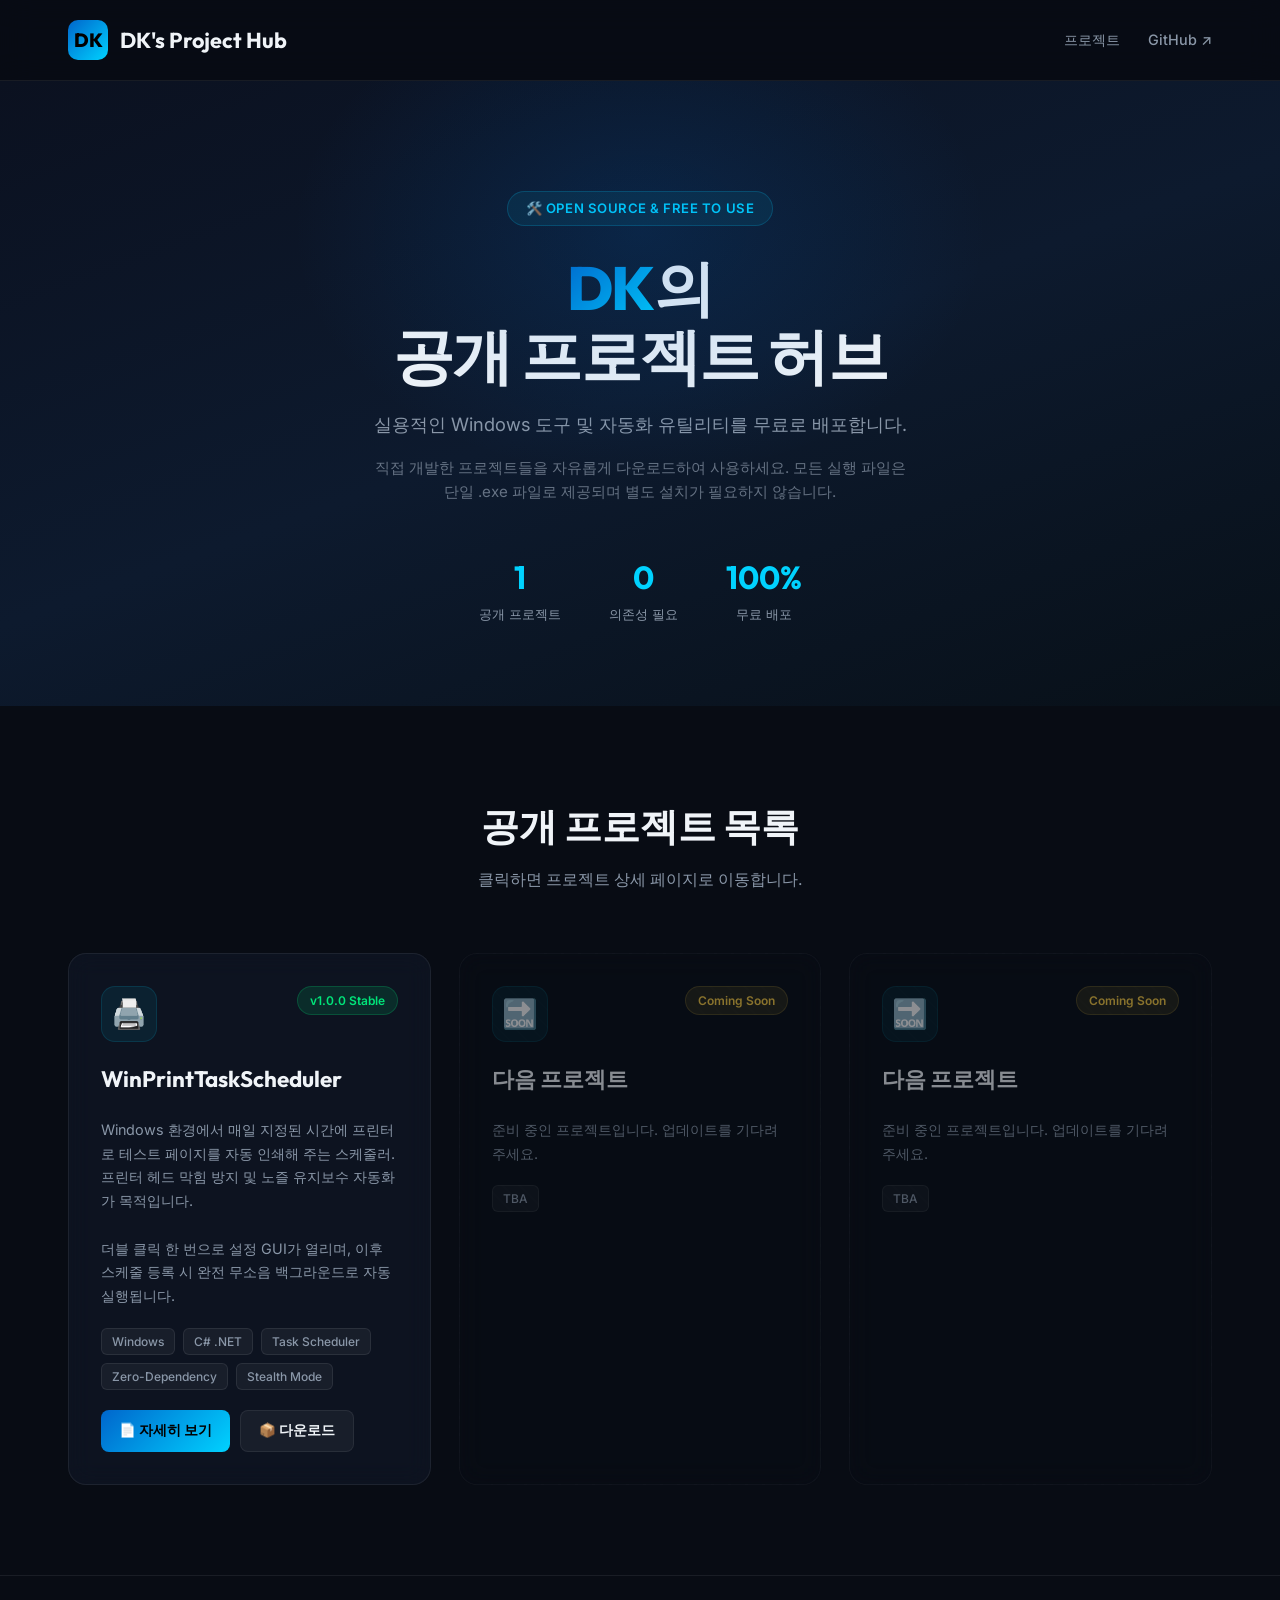
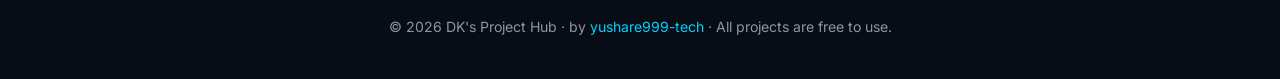
<file: index.html>
<!DOCTYPE html>
<html lang="ko">
<head>
  <meta charset="UTF-8">
  <meta name="viewport" content="width=device-width, initial-scale=1.0">
  <title>DK's Project Hub — 공개 프로젝트 모음</title>
  <meta name="description" content="DK(yushare999-tech)의 공개 프로젝트 포털. 각종 Windows 도구, 자동화 유틸리티 등 무료 배포 프로그램을 한곳에서 확인하고 다운로드하세요.">
  <link rel="stylesheet" href="style.css">
</head>
<body>

  <!-- Navigation -->
  <header>
    <div class="container nav-flex">
      <a href="#" class="logo">
        <div class="logo-mark">DK</div>
        DK's Project Hub
      </a>
      <div class="nav-links">
        <a href="#projects">프로젝트</a>
        <a href="https://github.com/yushare999-tech" target="_blank">GitHub ↗</a>
      </div>
    </div>
  </header>

  <!-- Hero -->
  <section class="hero">
    <div class="container">
      <div class="hero-eyebrow">🛠️ Open Source &amp; Free to Use</div>
      <h1>
        <span class="gradient-text">DK</span>의<br>
        공개 프로젝트 허브
      </h1>
      <p class="hero-sub">실용적인 Windows 도구 및 자동화 유틸리티를 무료로 배포합니다.</p>
      <p class="hero-desc">직접 개발한 프로젝트들을 자유롭게 다운로드하여 사용하세요. 모든 실행 파일은 단일 .exe 파일로 제공되며 별도 설치가 필요하지 않습니다.</p>

      <div class="hero-stats">
        <div class="stat-item">
          <div class="stat-num">1</div>
          <div class="stat-label">공개 프로젝트</div>
        </div>
        <div class="stat-item">
          <div class="stat-num">0</div>
          <div class="stat-label">의존성 필요</div>
        </div>
        <div class="stat-item">
          <div class="stat-num">100%</div>
          <div class="stat-label">무료 배포</div>
        </div>
      </div>
    </div>
  </section>

  <!-- Projects -->
  <section class="projects" id="projects">
    <div class="container">
      <div class="section-header">
        <h2>공개 프로젝트 목록</h2>
        <p>클릭하면 프로젝트 상세 페이지로 이동합니다.</p>
      </div>

      <div class="projects-grid">

        <!-- WinPrintTaskScheduler -->
        <a href="wintaskscheduler/" class="project-card" id="project-wintask">
          <div class="card-top">
            <div class="project-icon">🖨️</div>
            <span class="project-badge badge-stable">v1.0.0 Stable</span>
          </div>
          <div class="project-title">WinPrintTaskScheduler</div>
          <p class="project-desc">
            Windows 환경에서 매일 지정된 시간에 프린터로 테스트 페이지를 자동 인쇄해 주는 스케줄러. 프린터 헤드 막힘 방지 및 노즐 유지보수 자동화가 목적입니다.<br><br>
            더블 클릭 한 번으로 설정 GUI가 열리며, 이후 스케줄 등록 시 완전 무소음 백그라운드로 자동 실행됩니다.
          </p>
          <div class="project-tags">
            <span class="tag">Windows</span>
            <span class="tag">C# .NET</span>
            <span class="tag">Task Scheduler</span>
            <span class="tag">Zero-Dependency</span>
            <span class="tag">Stealth Mode</span>
          </div>
          <div class="project-links">
            <span class="btn-link btn-link-primary">📄 자세히 보기</span>
            <span class="btn-link btn-link-ghost">📦 다운로드</span>
          </div>
        </a>

        <!-- Coming Soon 1 -->
        <div class="project-card card-coming-soon">
          <div class="card-top">
            <div class="project-icon">🔜</div>
            <span class="project-badge badge-beta">Coming Soon</span>
          </div>
          <div class="project-title">다음 프로젝트</div>
          <p class="project-desc">준비 중인 프로젝트입니다. 업데이트를 기다려 주세요.</p>
          <div class="project-tags">
            <span class="tag">TBA</span>
          </div>
        </div>

        <!-- Coming Soon 2 -->
        <div class="project-card card-coming-soon">
          <div class="card-top">
            <div class="project-icon">🔜</div>
            <span class="project-badge badge-beta">Coming Soon</span>
          </div>
          <div class="project-title">다음 프로젝트</div>
          <p class="project-desc">준비 중인 프로젝트입니다. 업데이트를 기다려 주세요.</p>
          <div class="project-tags">
            <span class="tag">TBA</span>
          </div>
        </div>

      </div>
    </div>
  </section>

  <!-- Footer -->
  <footer>
    <div class="container">
      <p>© 2026 DK's Project Hub · by <a href="https://github.com/yushare999-tech" target="_blank">yushare999-tech</a> · All projects are free to use.</p>
    </div>
  </footer>

</body>
</html>
</file>
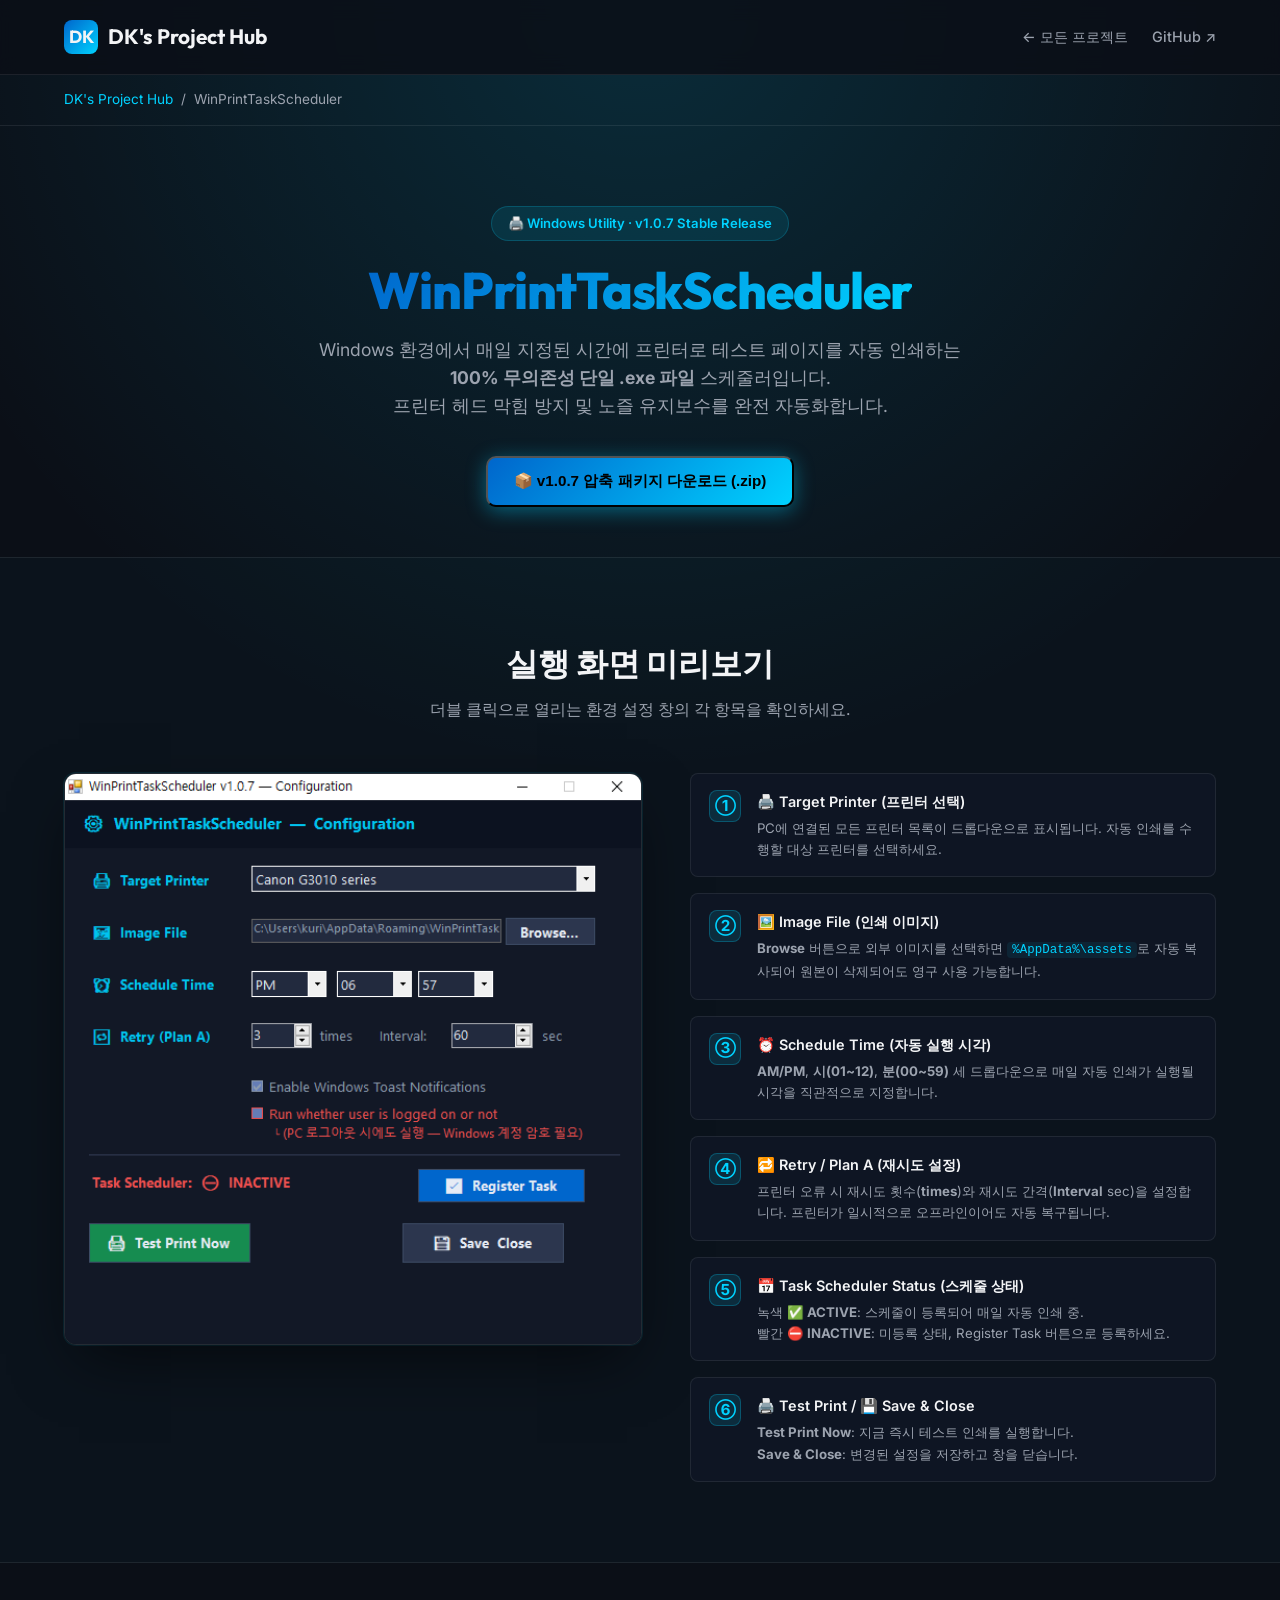
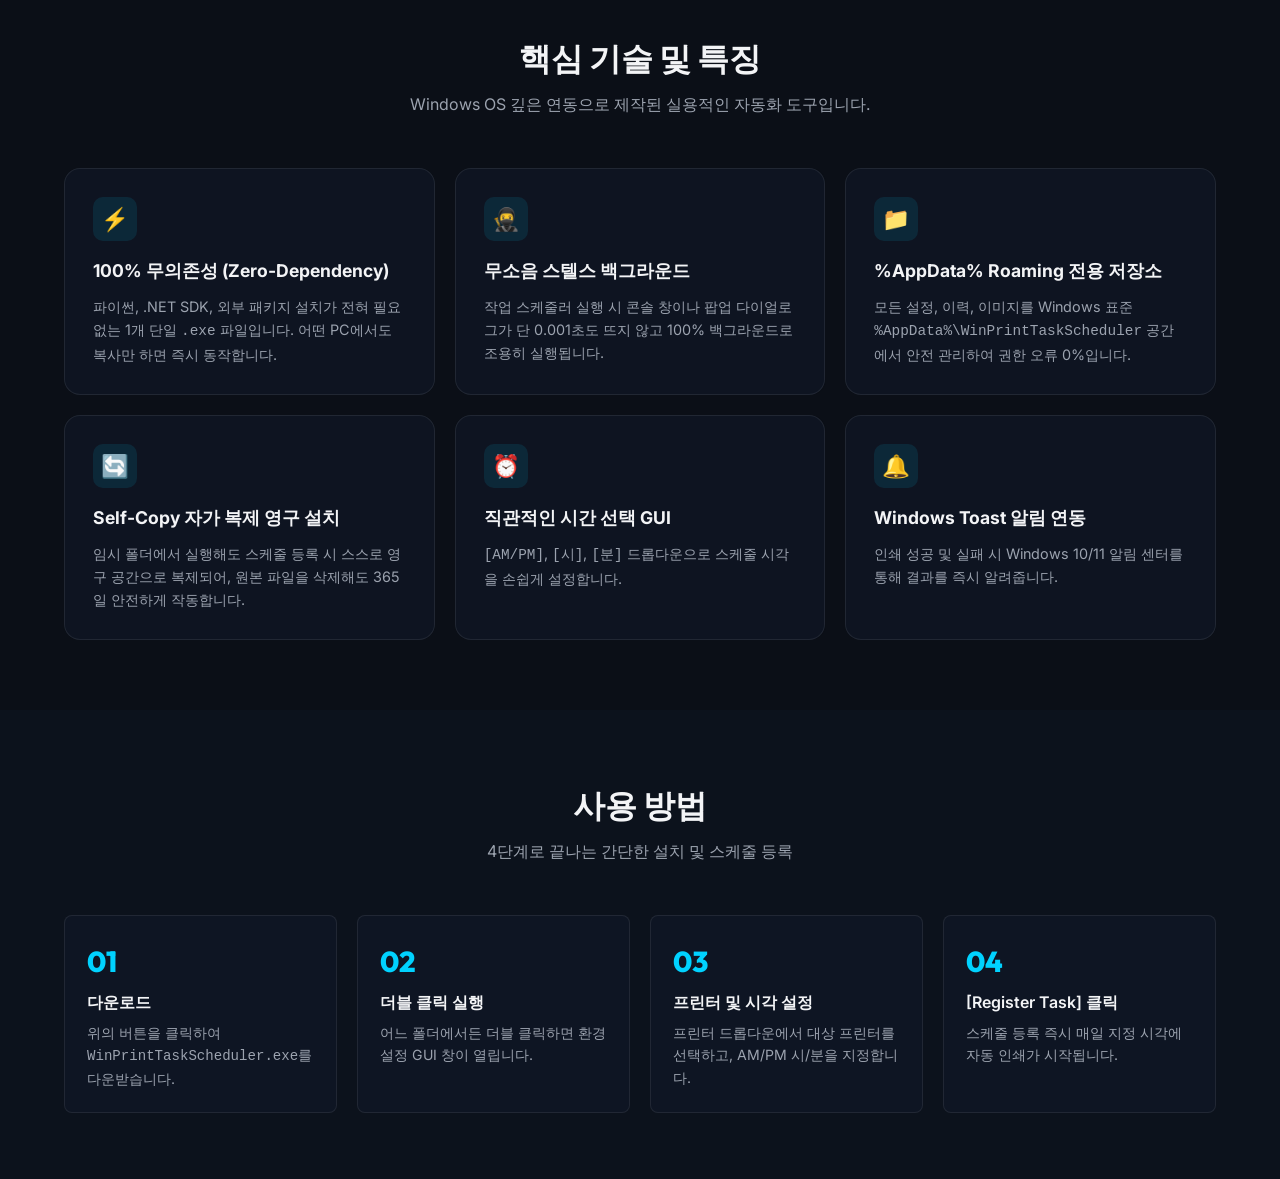
<file: wintaskscheduler/index.html>
﻿<!DOCTYPE html>
<html lang="ko">

<head>
  <meta charset="UTF-8">
  <meta name="viewport" content="width=device-width, initial-scale=1.0">
  <title>WinPrintTaskScheduler — DK's Project Hub</title>
  <meta name="description" content="Windows 자동 프린터 헤드 유지보수 스케줄러. 100% 무의존성 단일 .exe 파일. 무소음 스텔스 백그라운드 인쇄.">
  <link rel="stylesheet" href="style.css">
</head>

<body>

  <!-- Navigation -->
  <header>
    <div class="container nav-flex">
      <a href="../" class="logo">
        <div class="logo-icon">DK</div>
        DK's Project Hub
      </a>
      <div class="nav-links">
        <a href="../">← 모든 프로젝트</a>
        <a href="https://github.com/yushare999-tech" target="_blank">GitHub ↗</a>
      </div>
    </div>
  </header>

  <!-- Breadcrumb -->
  <div class="breadcrumb">
    <div class="container">
      <a href="../">DK's Project Hub</a> &nbsp;/&nbsp; WinPrintTaskScheduler
    </div>
  </div>

  <!-- Hero -->
  <section class="hero">
    <div class="container">
      <div class="badge">🖨️ Windows Utility · v1.0.7 Stable Release</div>
      <h1>
        <span class="gradient-text">WinPrintTaskScheduler</span>
      </h1>
      <p>
        Windows 환경에서 매일 지정된 시간에 프린터로 테스트 페이지를 자동 인쇄하는<br>
        <strong>100% 무의존성 단일 .exe 파일</strong> 스케줄러입니다.<br>
        프린터 헤드 막힘 방지 및 노즐 유지보수를 완전 자동화합니다.
      </p>
      <div class="cta-group">
        <button class="btn btn-primary" id="btn-download-zip" onclick="openDownloadModal()">
          📦 v1.0.7 압축 패키지 다운로드 (.zip)
        </button>
      </div>
    </div>
  </section>

  <!-- ① UI Preview — FIRST SECTION after hero -->
  <section class="ui-preview" id="preview">
    <div class="container">
      <div class="section-title">
        <h2>실행 화면 미리보기</h2>
        <p>더블 클릭으로 열리는 환경 설정 창의 각 항목을 확인하세요.</p>
      </div>

      <div class="preview-wrapper">
        <!-- Screenshot -->
        <div class="screenshot-box">
          <img src="images/config_ui.png" alt="WinPrintTaskScheduler 설정 화면" class="screenshot-img">
        </div>

        <!-- Callout List -->
        <div class="callout-list">
          <div class="callout-item">
            <div class="callout-num">①</div>
            <div class="callout-body">
              <strong>🖨️ Target Printer (프린터 선택)</strong>
              <p>PC에 연결된 모든 프린터 목록이 드롭다운으로 표시됩니다. 자동 인쇄를 수행할 대상 프린터를 선택하세요.</p>
            </div>
          </div>
          <div class="callout-item">
            <div class="callout-num">②</div>
            <div class="callout-body">
              <strong>🖼️ Image File (인쇄 이미지)</strong>
              <p><b>Browse</b> 버튼으로 외부 이미지를 선택하면 <code>%AppData%\assets</code>로 자동 복사되어 원본이 삭제되어도 영구 사용 가능합니다.</p>
            </div>
          </div>
          <div class="callout-item">
            <div class="callout-num">③</div>
            <div class="callout-body">
              <strong>⏰ Schedule Time (자동 실행 시각)</strong>
              <p><b>AM/PM</b>, <b>시(01~12)</b>, <b>분(00~59)</b> 세 드롭다운으로 매일 자동 인쇄가 실행될 시각을 직관적으로 지정합니다.</p>
            </div>
          </div>
          <div class="callout-item">
            <div class="callout-num">④</div>
            <div class="callout-body">
              <strong>🔁 Retry / Plan A (재시도 설정)</strong>
              <p>프린터 오류 시 재시도 횟수(<b>times</b>)와 재시도 간격(<b>Interval</b> sec)을 설정합니다. 프린터가 일시적으로 오프라인이어도 자동 복구됩니다.</p>
            </div>
          </div>
          <div class="callout-item">
            <div class="callout-num">⑤</div>
            <div class="callout-body">
              <strong>📅 Task Scheduler Status (스케줄 상태)</strong>
              <p>녹색 <b>✅ ACTIVE</b>: 스케줄이 등록되어 매일 자동 인쇄 중.<br>빨간 <b>⛔ INACTIVE</b>: 미등록 상태, Register Task 버튼으로 등록하세요.
              </p>
            </div>
          </div>
          <div class="callout-item">
            <div class="callout-num">⑥</div>
            <div class="callout-body">
              <strong>🖨️ Test Print / 💾 Save & Close</strong>
              <p><b>Test Print Now</b>: 지금 즉시 테스트 인쇄를 실행합니다.<br><b>Save & Close</b>: 변경된 설정을 저장하고 창을 닫습니다.</p>
            </div>
          </div>
        </div>
      </div>
    </div>
  </section>

  <!-- ② Features -->
  <section class="features" id="features">
    <div class="container">
      <div class="section-title">
        <h2>핵심 기술 및 특징</h2>
        <p>Windows OS 깊은 연동으로 제작된 실용적인 자동화 도구입니다.</p>
      </div>

      <div class="grid-3">
        <div class="card">
          <div class="card-icon">⚡</div>
          <h3>100% 무의존성 (Zero-Dependency)</h3>
          <p>파이썬, .NET SDK, 외부 패키지 설치가 전혀 필요 없는 1개 단일 <code>.exe</code> 파일입니다. 어떤 PC에서도 복사만 하면 즉시 동작합니다.</p>
        </div>
        <div class="card">
          <div class="card-icon">🥷</div>
          <h3>무소음 스텔스 백그라운드</h3>
          <p>작업 스케줄러 실행 시 콘솔 창이나 팝업 다이얼로그가 단 0.001초도 뜨지 않고 100% 백그라운드로 조용히 실행됩니다.</p>
        </div>
        <div class="card">
          <div class="card-icon">📁</div>
          <h3>%AppData% Roaming 전용 저장소</h3>
          <p>모든 설정, 이력, 이미지를 Windows 표준 <code>%AppData%\WinPrintTaskScheduler</code> 공간에서 안전 관리하여 권한 오류 0%입니다.</p>
        </div>
        <div class="card">
          <div class="card-icon">🔄</div>
          <h3>Self-Copy 자가 복제 영구 설치</h3>
          <p>임시 폴더에서 실행해도 스케줄 등록 시 스스로 영구 공간으로 복제되어, 원본 파일을 삭제해도 365일 안전하게 작동합니다.</p>
        </div>
        <div class="card">
          <div class="card-icon">⏰</div>
          <h3>직관적인 시간 선택 GUI</h3>
          <p><code>[AM/PM]</code>, <code>[시]</code>, <code>[분]</code> 드롭다운으로 스케줄 시각을 손쉽게 설정합니다.</p>
        </div>
        <div class="card">
          <div class="card-icon">🔔</div>
          <h3>Windows Toast 알림 연동</h3>
          <p>인쇄 성공 및 실패 시 Windows 10/11 알림 센터를 통해 결과를 즉시 알려줍니다.</p>
        </div>
      </div>
    </div>
  </section>

  <!-- ③ How to Use -->
  <section class="workflow" id="workflow">
    <div class="container">
      <div class="section-title">
        <h2>사용 방법</h2>
        <p>4단계로 끝나는 간단한 설치 및 스케줄 등록</p>
      </div>
      <div class="step-list">
        <div class="step-item">
          <div class="step-num">01</div>
          <h3>다운로드</h3>
          <p>위의 버튼을 클릭하여 <code>WinPrintTaskScheduler.exe</code>를 다운받습니다.</p>
        </div>
        <div class="step-item">
          <div class="step-num">02</div>
          <h3>더블 클릭 실행</h3>
          <p>어느 폴더에서든 더블 클릭하면 환경 설정 GUI 창이 열립니다.</p>
        </div>
        <div class="step-item">
          <div class="step-num">03</div>
          <h3>프린터 및 시각 설정</h3>
          <p>프린터 드롭다운에서 대상 프린터를 선택하고, AM/PM 시/분을 지정합니다.</p>
        </div>
        <div class="step-item">
          <div class="step-num">04</div>
          <h3>[Register Task] 클릭</h3>
          <p>스케줄 등록 즉시 매일 지정 시각에 자동 인쇄가 시작됩니다.</p>
        </div>
      </div>
    </div>
  </section>

  <!-- Download Modal -->
  <div id="downloadModal" class="modal-overlay">
    <div class="modal-content">
      <div class="modal-header">
        <h3>🛡️ 다운로드 및 설치 안내 (SmartScreen 안내)</h3>
        <button class="modal-close" onclick="closeDownloadModal()">&times;</button>
      </div>
      <div class="modal-body">
        <p class="modal-notice">
          <strong>안내:</strong> 코드 서명 인증서가 없는 독립 실행형 유틸리티 특성상, 인터넷 다운로드 시 Windows 보안(SmartScreen) 경고창이 최초 1회 표시될 수 있습니다. <b>이는 정상적인 보안 동작이며 프로그램은 안전합니다.</b>
        </p>

        <div class="smartscreen-steps">
          <h4>💡 최초 실행 시 SmartScreen 경고 대처 방법 (딱 1번만 클릭)</h4>
          
          <!-- Image preview inside modal -->
          <div class="modal-image-wrapper">
            <img src="images/MOTW.png" alt="Windows SmartScreen 경고 예시" class="modal-img">
          </div>

          <div class="step-guide">
            <div class="guide-box">
              <span class="step-badge">STEP 1</span>
              <p>위와 같은 파란색 <strong>Windows의 PC 보호</strong> 창이 뜨면 <code>[추가 정보]</code> 텍스트를 클릭합니다.</p>
            </div>
            <div class="guide-box">
              <span class="step-badge">STEP 2</span>
              <p>창 하단에 새로 나타나는 <code>[실행]</code> 버튼을 클릭하면 프로그램이 즉시 실행됩니다.</p>
            </div>
          </div>
          <p class="step-note">※ 스케줄러 등록 후 백그라운드 자동 인쇄 시에는 이 경고 창이 <strong>절대 발생하지 않습니다.</strong></p>
        </div>
      </div>
      <div class="modal-footer">
        <button class="btn btn-secondary" onclick="closeDownloadModal()">취소</button>
        <button class="btn btn-primary" onclick="confirmDownload()">✅ 안내 확인 및 다운로드 시작 (.zip)</button>
      </div>
    </div>
  </div>

  <script>
    function openDownloadModal() {
      document.getElementById('downloadModal').classList.add('active');
    }
    function closeDownloadModal() {
      document.getElementById('downloadModal').classList.remove('active');
    }
    function confirmDownload() {
      closeDownloadModal();
      window.location.href = 'releases/WinPrintTaskScheduler_v1.0.7.zip';
    }
    // Backdrop click to close
    document.getElementById('downloadModal').addEventListener('click', function(e) {
      if (e.target === this) closeDownloadModal();
    });
  </script>

</body>

</html>
</file>
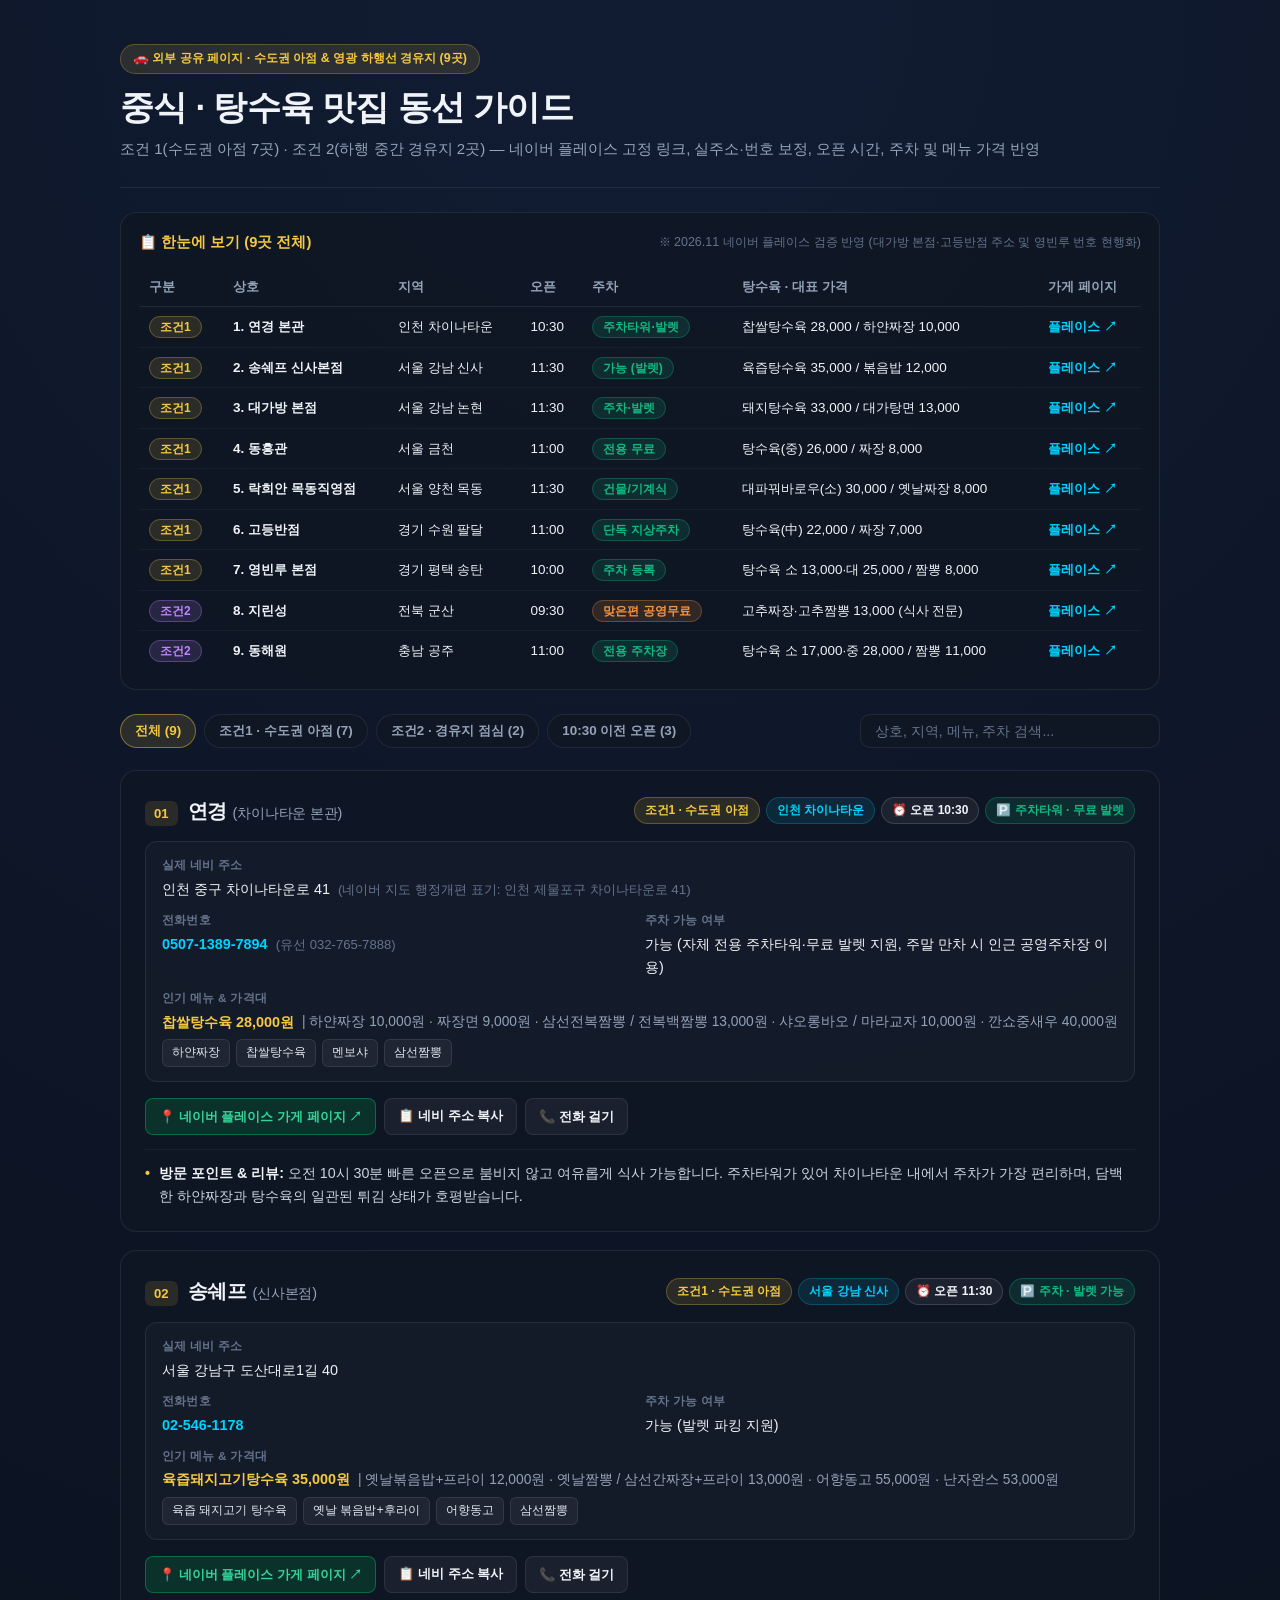
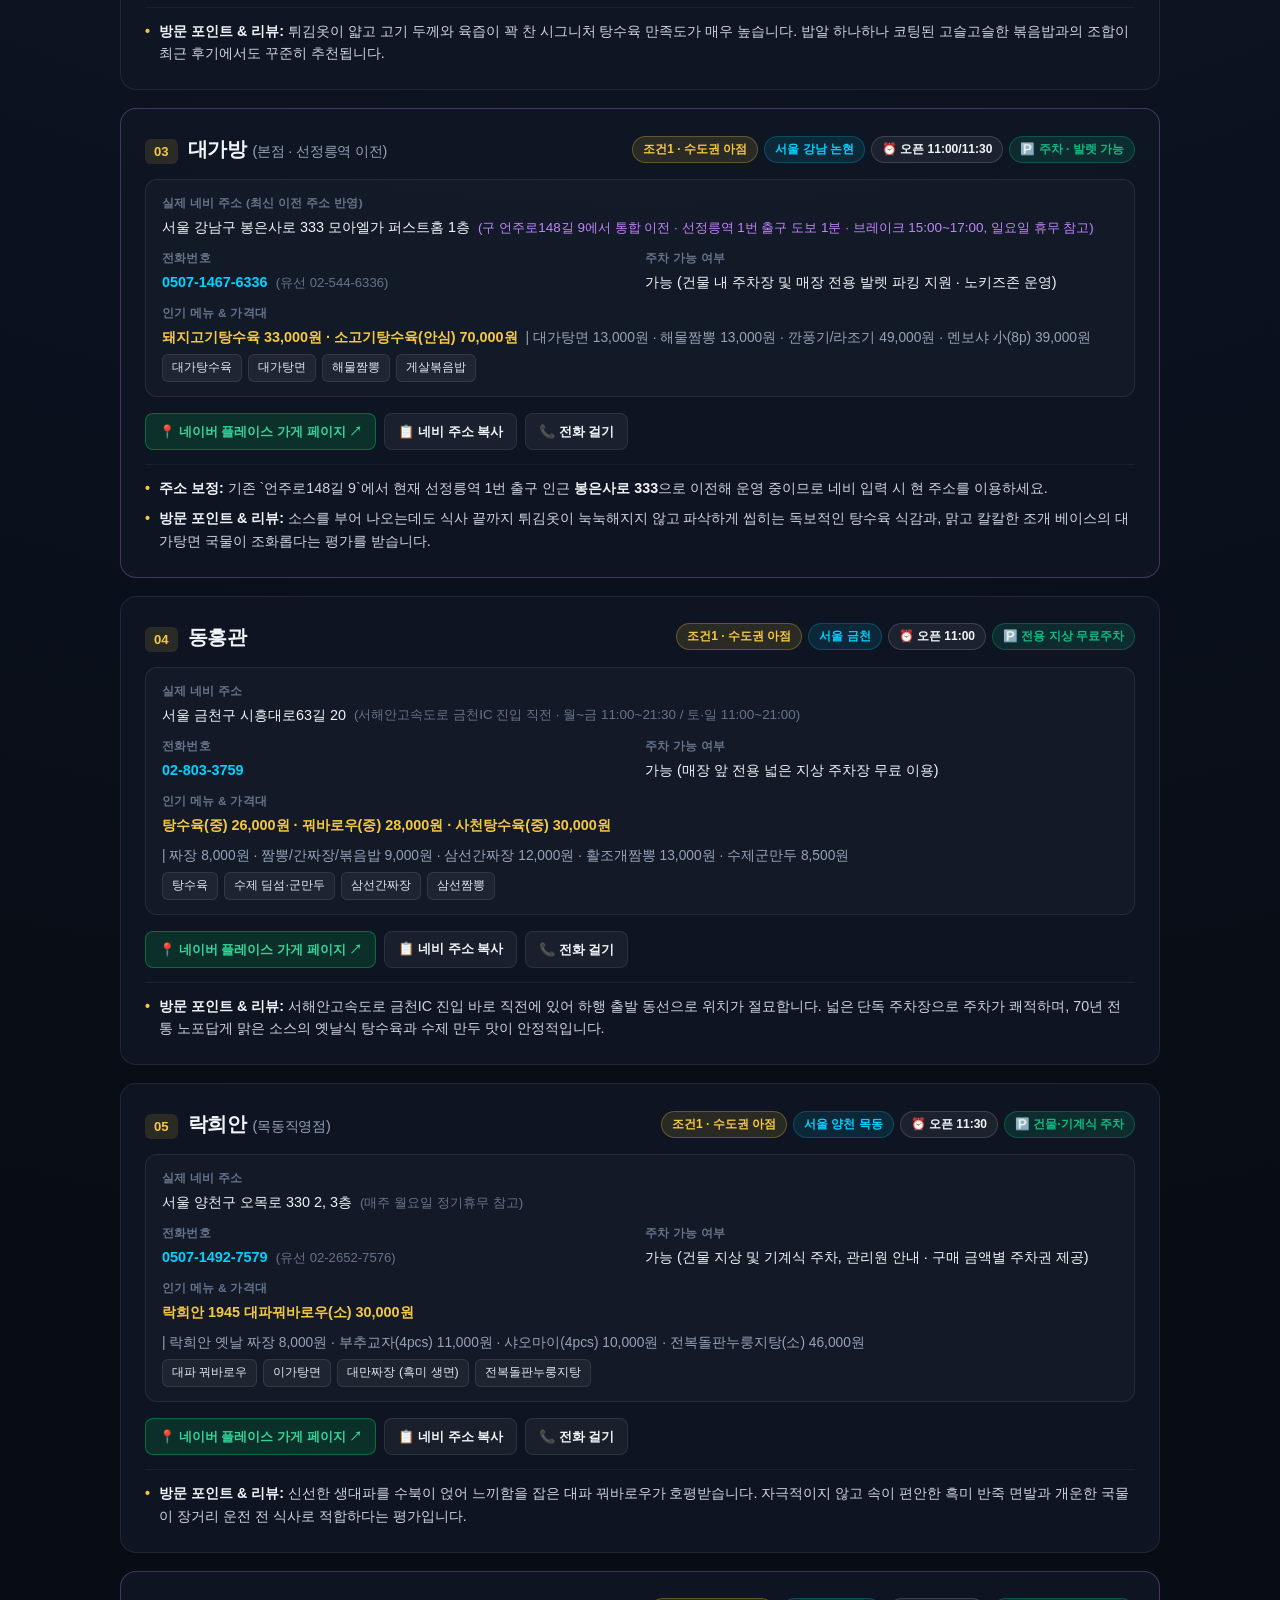
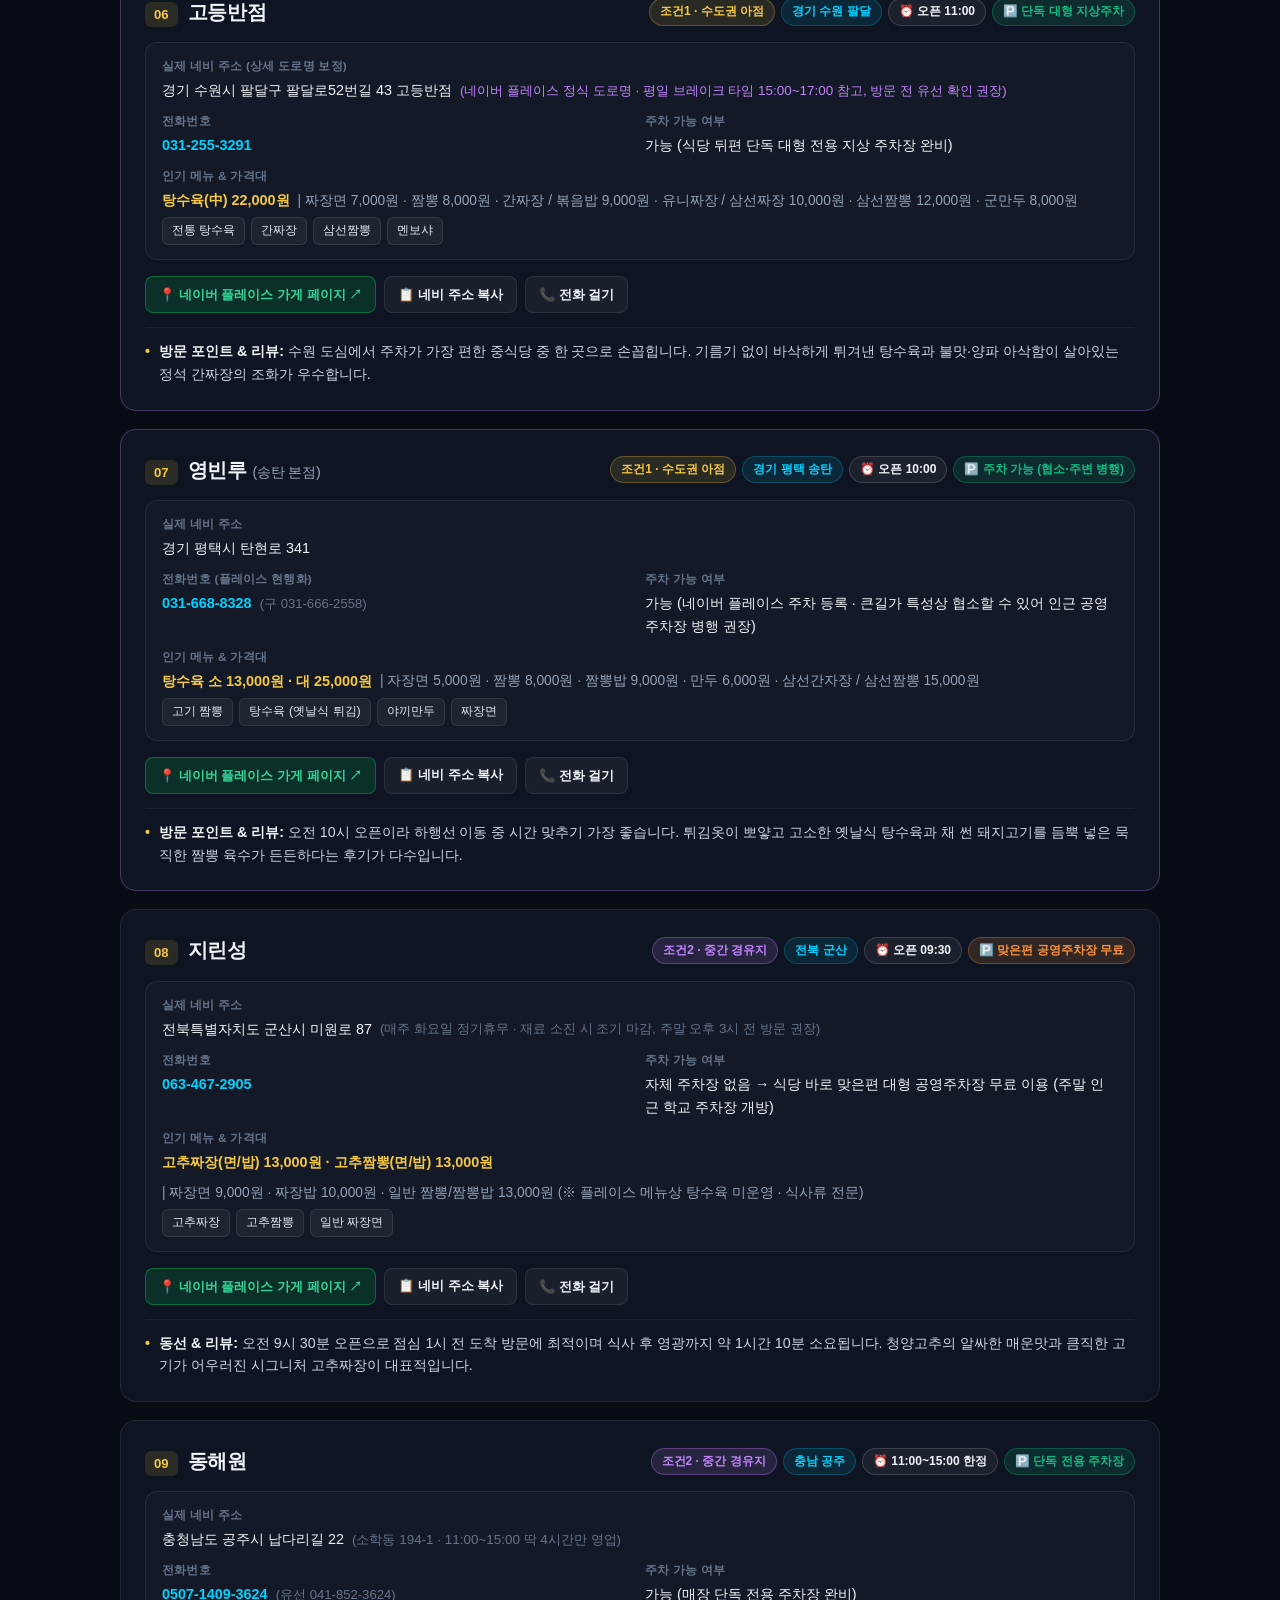
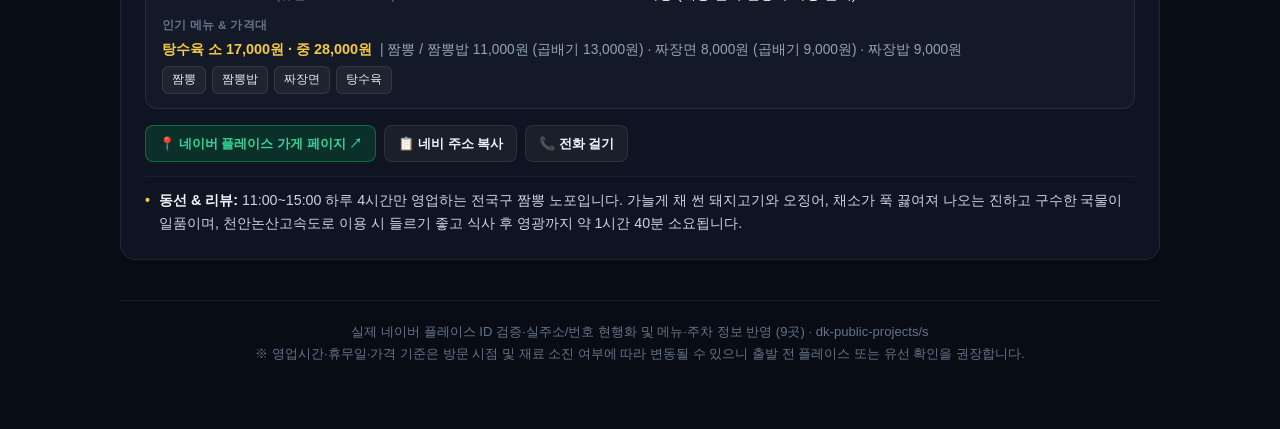
<file: s/tangsuyuk.html>
<!DOCTYPE html>
<html lang="ko">
<head>
  <meta charset="UTF-8">
  <meta name="viewport" content="width=device-width, initial-scale=1.0">
  <meta name="robots" content="noindex, nofollow">
  <title>수도권 아점 · 하행선 경유 중식 맛집 9곳 가이드</title>
  <style>
    :root {
      --bg: #080c14;
      --bg-elevated: #0f1624;
      --bg-card: rgba(15, 22, 36, 0.88);
      --bg-card-hover: rgba(23, 33, 54, 0.96);
      --border: rgba(255, 255, 255, 0.08);
      --border-active: rgba(245, 200, 66, 0.45);
      --text: #f0f4f8;
      --text-muted: #94a3b8;
      --text-dim: #64748b;
      --gold: #f5c842;
      --gold-soft: rgba(245, 200, 66, 0.12);
      --cyan: #00d2ff;
      --cyan-soft: rgba(0, 210, 255, 0.1);
      --green: #10b981;
      --green-soft: rgba(16, 185, 129, 0.14);
      --amber: #fb923c;
      --amber-soft: rgba(251, 146, 60, 0.14);
      --purple: #c084fc;
      --purple-soft: rgba(192, 132, 252, 0.14);
      --radius: 16px;
    }

    * { box-sizing: border-box; margin: 0; padding: 0; }

    body {
      font-family: -apple-system, BlinkMacSystemFont, "Apple SD Gothic Neo", "Pretendard", "Noto Sans KR", "Segoe UI", sans-serif;
      background: radial-gradient(circle at top center, #111c33 0%, var(--bg) 55%);
      background-color: var(--bg);
      color: var(--text);
      line-height: 1.6;
      min-height: 100vh;
      padding-bottom: 64px;
    }

    .container {
      max-width: 1080px;
      margin: 0 auto;
      padding: 0 20px;
    }

    header.hero {
      padding: 44px 0 26px;
      border-bottom: 1px solid var(--border);
      margin-bottom: 24px;
    }

    .eyebrow {
      display: inline-flex;
      align-items: center;
      gap: 6px;
      font-size: 0.78rem;
      font-weight: 700;
      color: var(--gold);
      background: var(--gold-soft);
      border: 1px solid rgba(245, 200, 66, 0.25);
      padding: 4px 12px;
      border-radius: 999px;
      margin-bottom: 12px;
    }

    h1 {
      font-size: clamp(1.55rem, 4vw, 2.15rem);
      font-weight: 800;
      letter-spacing: -0.02em;
      line-height: 1.25;
      margin-bottom: 8px;
    }

    .subtitle {
      color: var(--text-muted);
      font-size: 0.94rem;
    }

    /* Quick summary table */
    .summary-wrap {
      background: var(--bg-card);
      border: 1px solid var(--border);
      border-radius: var(--radius);
      padding: 18px;
      margin-bottom: 24px;
      overflow-x: auto;
    }

    .summary-title {
      font-size: 0.92rem;
      font-weight: 700;
      color: var(--gold);
      margin-bottom: 12px;
      display: flex;
      align-items: center;
      justify-content: space-between;
      gap: 8px;
      flex-wrap: wrap;
    }

    .summary-note {
      font-size: 0.78rem;
      font-weight: 400;
      color: var(--text-dim);
    }

    table.summary-table {
      width: 100%;
      border-collapse: collapse;
      font-size: 0.84rem;
      min-width: 820px;
    }

    .summary-table th {
      text-align: left;
      padding: 9px 10px;
      color: var(--text-muted);
      font-weight: 600;
      border-bottom: 1px solid var(--border);
      white-space: nowrap;
    }

    .summary-table td {
      padding: 9px 10px;
      border-bottom: 1px solid rgba(255, 255, 255, 0.04);
      vertical-align: middle;
    }

    .summary-table tr:last-child td { border-bottom: none; }
    .summary-table tr:hover td { background: rgba(255, 255, 255, 0.025); }
    .summary-table a.row-link {
      color: var(--text);
      font-weight: 700;
      text-decoration: none;
    }
    .summary-table a.row-link:hover { color: var(--gold); text-decoration: underline; }

    .table-place-link {
      color: var(--cyan);
      text-decoration: none;
      font-weight: 600;
      white-space: nowrap;
    }
    .table-place-link:hover { text-decoration: underline; }

    /* Controls */
    .controls {
      display: flex;
      flex-wrap: wrap;
      gap: 12px;
      align-items: center;
      justify-content: space-between;
      margin-bottom: 22px;
    }

    .filter-pills {
      display: flex;
      flex-wrap: wrap;
      gap: 8px;
    }

    .pill {
      appearance: none;
      border: 1px solid var(--border);
      background: var(--bg-elevated);
      color: var(--text-muted);
      padding: 7px 14px;
      border-radius: 999px;
      font-size: 0.84rem;
      font-weight: 600;
      cursor: pointer;
      transition: all 0.2s ease;
    }

    .pill:hover {
      border-color: rgba(255, 255, 255, 0.22);
      color: var(--text);
    }

    .pill.active {
      background: var(--gold-soft);
      border-color: var(--border-active);
      color: var(--gold);
    }

    .search-box {
      flex: 1 1 220px;
      max-width: 300px;
    }

    .search-box input {
      width: 100%;
      background: var(--bg-elevated);
      border: 1px solid var(--border);
      border-radius: 10px;
      padding: 8px 14px;
      color: var(--text);
      font-size: 0.88rem;
      outline: none;
      transition: border-color 0.2s;
    }

    .search-box input::placeholder { color: var(--text-dim); }
    .search-box input:focus { border-color: var(--cyan); }

    /* Section Divider */
    .section-label {
      display: flex;
      align-items: center;
      gap: 10px;
      margin: 26px 0 14px;
      font-size: 1.05rem;
      font-weight: 700;
      color: var(--gold);
    }

    .section-label span.line {
      flex: 1;
      height: 1px;
      background: var(--border);
    }

    /* Cards */
    .grid {
      display: grid;
      grid-template-columns: 1fr;
      gap: 18px;
    }

    .card {
      background: var(--bg-card);
      border: 1px solid var(--border);
      border-radius: var(--radius);
      padding: 24px;
      transition: transform 0.2s ease, border-color 0.2s ease, background 0.2s ease;
    }

    .card:hover {
      transform: translateY(-2px);
      background: var(--bg-card-hover);
      border-color: rgba(255, 255, 255, 0.16);
    }

    .card.is-corrected {
      border-color: rgba(192, 132, 252, 0.3);
    }

    .card-header {
      display: flex;
      flex-wrap: wrap;
      align-items: center;
      justify-content: space-between;
      gap: 10px;
      margin-bottom: 14px;
    }

    .title-group {
      display: flex;
      align-items: baseline;
      gap: 10px;
      flex-wrap: wrap;
    }

    .num {
      font-size: 0.82rem;
      font-weight: 700;
      color: var(--gold);
      background: var(--gold-soft);
      padding: 2px 9px;
      border-radius: 6px;
    }

    .card h2 {
      font-size: 1.26rem;
      font-weight: 700;
      letter-spacing: -0.01em;
    }

    .subname {
      font-size: 0.9rem;
      color: var(--text-muted);
      font-weight: 400;
    }

    .badges {
      display: flex;
      gap: 6px;
      flex-wrap: wrap;
      align-items: center;
    }

    .badge {
      font-size: 0.75rem;
      font-weight: 600;
      padding: 3px 10px;
      border-radius: 999px;
      background: var(--cyan-soft);
      color: var(--cyan);
      border: 1px solid rgba(0, 210, 255, 0.22);
      white-space: nowrap;
    }

    .badge.cond1 {
      background: var(--gold-soft);
      color: var(--gold);
      border-color: rgba(245, 200, 66, 0.28);
    }

    .badge.cond2 {
      background: var(--purple-soft);
      color: var(--purple);
      border-color: rgba(192, 132, 252, 0.32);
    }

    .badge.park-ok {
      background: var(--green-soft);
      color: var(--green);
      border-color: rgba(16, 185, 129, 0.3);
    }

    .badge.park-pub {
      background: var(--amber-soft);
      color: var(--amber);
      border-color: rgba(251, 146, 60, 0.3);
    }

    .badge.time {
      background: rgba(255, 255, 255, 0.06);
      color: var(--text);
      border-color: rgba(255, 255, 255, 0.14);
    }

    /* Info Box */
    .info-grid {
      display: grid;
      grid-template-columns: repeat(2, minmax(0, 1fr));
      gap: 10px;
      background: rgba(255, 255, 255, 0.025);
      border: 1px solid var(--border);
      border-radius: 12px;
      padding: 14px 16px;
      margin-bottom: 16px;
    }

    .info-item {
      display: flex;
      flex-direction: column;
      gap: 3px;
    }

    .info-item.full {
      grid-column: 1 / -1;
    }

    .info-label {
      font-size: 0.74rem;
      font-weight: 700;
      color: var(--text-dim);
      text-transform: uppercase;
      letter-spacing: 0.02em;
    }

    .info-val {
      font-size: 0.9rem;
      color: var(--text);
      font-weight: 500;
      display: flex;
      flex-wrap: wrap;
      align-items: center;
      gap: 8px;
    }

    .info-val a.tel-link {
      color: var(--cyan);
      text-decoration: none;
      font-weight: 600;
    }
    .info-val a.tel-link:hover { text-decoration: underline; }

    .price-highlight {
      color: var(--gold);
      font-weight: 700;
    }

    .menu-chips {
      display: flex;
      flex-wrap: wrap;
      gap: 6px;
      margin-top: 2px;
    }

    .chip {
      font-size: 0.78rem;
      padding: 3px 9px;
      border-radius: 6px;
      background: rgba(255, 255, 255, 0.05);
      border: 1px solid rgba(255, 255, 255, 0.09);
      color: #e2e8f0;
    }

    .action-bar {
      display: flex;
      flex-wrap: wrap;
      gap: 8px;
      margin-bottom: 14px;
    }

    .btn {
      appearance: none;
      display: inline-flex;
      align-items: center;
      gap: 6px;
      font-size: 0.82rem;
      font-weight: 600;
      padding: 7px 13px;
      border-radius: 8px;
      border: 1px solid var(--border);
      background: rgba(255, 255, 255, 0.05);
      color: var(--text);
      text-decoration: none;
      cursor: pointer;
      transition: all 0.15s ease;
    }

    .btn:hover {
      background: rgba(255, 255, 255, 0.11);
      border-color: rgba(255, 255, 255, 0.22);
    }

    .btn-naver {
      background: rgba(3, 199, 90, 0.16);
      border-color: rgba(3, 199, 90, 0.4);
      color: #34d399;
    }
    .btn-naver:hover {
      background: rgba(3, 199, 90, 0.26);
      border-color: rgba(3, 199, 90, 0.6);
      color: #6ee7b7;
    }

    .details {
      list-style: none;
      display: flex;
      flex-direction: column;
      gap: 7px;
      border-top: 1px solid rgba(255, 255, 255, 0.05);
      padding-top: 12px;
    }

    .details li {
      font-size: 0.89rem;
      color: #cbd5e1;
      padding-left: 14px;
      position: relative;
    }

    .details li::before {
      content: "•";
      position: absolute;
      left: 0;
      color: var(--gold);
      font-weight: 700;
    }

    .details strong { color: var(--text); }

    .empty-state {
      display: none;
      text-align: center;
      padding: 48px 20px;
      color: var(--text-muted);
      border: 1px dashed var(--border);
      border-radius: var(--radius);
    }

    .toast {
      position: fixed;
      bottom: 24px;
      left: 50%;
      transform: translateX(-50%) translateY(20px);
      background: #1e293b;
      color: var(--text);
      border: 1px solid rgba(0, 210, 255, 0.35);
      padding: 10px 18px;
      border-radius: 999px;
      font-size: 0.86rem;
      font-weight: 600;
      opacity: 0;
      pointer-events: none;
      transition: all 0.22s ease;
      z-index: 999;
      box-shadow: 0 10px 30px rgba(0, 0, 0, 0.45);
    }

    .toast.show {
      opacity: 1;
      transform: translateX(-50%) translateY(0);
    }

    footer {
      margin-top: 40px;
      padding-top: 20px;
      border-top: 1px solid var(--border);
      text-align: center;
      font-size: 0.82rem;
      color: var(--text-dim);
      line-height: 1.7;
    }

    @media (max-width: 680px) {
      header.hero { padding: 30px 0 20px; }
      .card { padding: 18px; }
      .info-grid { grid-template-columns: 1fr; }
      .search-box { max-width: none; width: 100%; }
    }
  </style>
</head>
<body>
  <div class="container">
    <header class="hero">
      <div class="eyebrow">🚗 외부 공유 페이지 · 수도권 아점 &amp; 영광 하행선 경유지 (9곳)</div>
      <h1>중식 · 탕수육 맛집 동선 가이드</h1>
      <p class="subtitle">조건 1(수도권 아점 7곳) · 조건 2(하행 중간 경유지 2곳) — 네이버 플레이스 고정 링크, 실주소·번호 보정, 오픈 시간, 주차 및 메뉴 가격 반영</p>
    </header>

    <!-- 한눈에 보는 요약표 -->
    <section class="summary-wrap" aria-label="한눈에 보는 비교표">
      <div class="summary-title">
        <span>📋 한눈에 보기 (9곳 전체)</span>
        <span class="summary-note">※ 2026.11 네이버 플레이스 검증 반영 (대가방 본점·고등반점 주소 및 영빈루 번호 현행화)</span>
      </div>
      <table class="summary-table">
        <thead>
          <tr>
            <th>구분</th>
            <th>상호</th>
            <th>지역</th>
            <th>오픈</th>
            <th>주차</th>
            <th>탕수육 · 대표 가격</th>
            <th>가게 페이지</th>
          </tr>
        </thead>
        <tbody>
          <tr>
            <td><span class="badge cond1">조건1</span></td>
            <td><a class="row-link" href="#place-1">1. 연경 본관</a></td>
            <td>인천 차이나타운</td>
            <td>10:30</td>
            <td><span class="badge park-ok">주차타워·발렛</span></td>
            <td>찹쌀탕수육 28,000 / 하얀짜장 10,000</td>
            <td><a class="table-place-link" href="https://map.naver.com/p/entry/place/13508698" target="_blank" rel="noopener noreferrer">플레이스 ↗</a></td>
          </tr>
          <tr>
            <td><span class="badge cond1">조건1</span></td>
            <td><a class="row-link" href="#place-2">2. 송쉐프 신사본점</a></td>
            <td>서울 강남 신사</td>
            <td>11:30</td>
            <td><span class="badge park-ok">가능 (발렛)</span></td>
            <td>육즙탕수육 35,000 / 볶음밥 12,000</td>
            <td><a class="table-place-link" href="https://map.naver.com/p/entry/place/1116542324" target="_blank" rel="noopener noreferrer">플레이스 ↗</a></td>
          </tr>
          <tr>
            <td><span class="badge cond1">조건1</span></td>
            <td><a class="row-link" href="#place-3">3. 대가방 본점</a></td>
            <td>서울 강남 논현</td>
            <td>11:30</td>
            <td><span class="badge park-ok">주차·발렛</span></td>
            <td>돼지탕수육 33,000 / 대가탕면 13,000</td>
            <td><a class="table-place-link" href="https://map.naver.com/p/entry/place/11839623" target="_blank" rel="noopener noreferrer">플레이스 ↗</a></td>
          </tr>
          <tr>
            <td><span class="badge cond1">조건1</span></td>
            <td><a class="row-link" href="#place-4">4. 동흥관</a></td>
            <td>서울 금천</td>
            <td>11:00</td>
            <td><span class="badge park-ok">전용 무료</span></td>
            <td>탕수육(중) 26,000 / 짜장 8,000</td>
            <td><a class="table-place-link" href="https://map.naver.com/p/entry/place/18525138" target="_blank" rel="noopener noreferrer">플레이스 ↗</a></td>
          </tr>
          <tr>
            <td><span class="badge cond1">조건1</span></td>
            <td><a class="row-link" href="#place-5">5. 락희안 목동직영점</a></td>
            <td>서울 양천 목동</td>
            <td>11:30</td>
            <td><span class="badge park-ok">건물/기계식</span></td>
            <td>대파꿔바로우(소) 30,000 / 옛날짜장 8,000</td>
            <td><a class="table-place-link" href="https://map.naver.com/p/entry/place/1538683609" target="_blank" rel="noopener noreferrer">플레이스 ↗</a></td>
          </tr>
          <tr>
            <td><span class="badge cond1">조건1</span></td>
            <td><a class="row-link" href="#place-6">6. 고등반점</a></td>
            <td>경기 수원 팔달</td>
            <td>11:00</td>
            <td><span class="badge park-ok">단독 지상주차</span></td>
            <td>탕수육(中) 22,000 / 짜장 7,000</td>
            <td><a class="table-place-link" href="https://map.naver.com/p/entry/place/18149318" target="_blank" rel="noopener noreferrer">플레이스 ↗</a></td>
          </tr>
          <tr>
            <td><span class="badge cond1">조건1</span></td>
            <td><a class="row-link" href="#place-7">7. 영빈루 본점</a></td>
            <td>경기 평택 송탄</td>
            <td>10:00</td>
            <td><span class="badge park-ok">주차 등록</span></td>
            <td>탕수육 소 13,000·대 25,000 / 짬뽕 8,000</td>
            <td><a class="table-place-link" href="https://map.naver.com/p/entry/place/1791141920" target="_blank" rel="noopener noreferrer">플레이스 ↗</a></td>
          </tr>
          <tr>
            <td><span class="badge cond2">조건2</span></td>
            <td><a class="row-link" href="#place-8">8. 지린성</a></td>
            <td>전북 군산</td>
            <td>09:30</td>
            <td><span class="badge park-pub">맞은편 공영무료</span></td>
            <td>고추짜장·고추짬뽕 13,000 (식사 전문)</td>
            <td><a class="table-place-link" href="https://map.naver.com/p/entry/place/17150328" target="_blank" rel="noopener noreferrer">플레이스 ↗</a></td>
          </tr>
          <tr>
            <td><span class="badge cond2">조건2</span></td>
            <td><a class="row-link" href="#place-9">9. 동해원</a></td>
            <td>충남 공주</td>
            <td>11:00</td>
            <td><span class="badge park-ok">전용 주차장</span></td>
            <td>탕수육 소 17,000·중 28,000 / 짬뽕 11,000</td>
            <td><a class="table-place-link" href="https://map.naver.com/p/entry/place/21037635" target="_blank" rel="noopener noreferrer">플레이스 ↗</a></td>
          </tr>
        </tbody>
      </table>
    </section>

    <!-- 필터 및 검색 -->
    <section class="controls" aria-label="필터 및 검색">
      <div class="filter-pills" role="tablist">
        <button class="pill active" data-filter="all" type="button">전체 (9)</button>
        <button class="pill" data-filter="cond1" type="button">조건1 · 수도권 아점 (7)</button>
        <button class="pill" data-filter="cond2" type="button">조건2 · 경유지 점심 (2)</button>
        <button class="pill" data-filter="early" type="button">10:30 이전 오픈 (3)</button>
      </div>
      <div class="search-box">
        <input id="searchInput" type="search" placeholder="상호, 지역, 메뉴, 주차 검색..." aria-label="맛집 검색">
      </div>
    </section>

    <main class="grid" id="cardGrid">
      <!-- 1. 연경 -->
      <article id="place-1" class="card" data-cond="cond1" data-early="yes" data-search="연경 인천 차이나타운 차이나타운로 41 0507-1389-7894 032-765-7888 10:30 주차타워 발렛 하얀짜장 찹쌀탕수육 멘보샤 삼선짬뽕">
        <div class="card-header">
          <div class="title-group">
            <span class="num">01</span>
            <h2>연경 <span class="subname">(차이나타운 본관)</span></h2>
          </div>
          <div class="badges">
            <span class="badge cond1">조건1 · 수도권 아점</span>
            <span class="badge">인천 차이나타운</span>
            <span class="badge time">⏰ 오픈 10:30</span>
            <span class="badge park-ok">🅿️ 주차타워 · 무료 발렛</span>
          </div>
        </div>
        <div class="info-grid">
          <div class="info-item full">
            <span class="info-label">실제 네비 주소</span>
            <div class="info-val">
              <span>인천 중구 차이나타운로 41</span>
              <span style="color:var(--text-dim);font-size:0.84rem;">(네이버 지도 행정개편 표기: 인천 제물포구 차이나타운로 41)</span>
            </div>
          </div>
          <div class="info-item">
            <span class="info-label">전화번호</span>
            <div class="info-val">
              <a class="tel-link" href="tel:0507-1389-7894">0507-1389-7894</a>
              <span style="color:var(--text-dim);font-size:0.82rem;">(유선 032-765-7888)</span>
            </div>
          </div>
          <div class="info-item">
            <span class="info-label">주차 가능 여부</span>
            <div class="info-val">가능 (자체 전용 주차타워·무료 발렛 지원, 주말 만차 시 인근 공영주차장 이용)</div>
          </div>
          <div class="info-item full">
            <span class="info-label">인기 메뉴 &amp; 가격대</span>
            <div class="info-val">
              <span class="price-highlight">찹쌀탕수육 28,000원</span>
              <span style="color:var(--text-muted);font-size:0.86rem;">| 하얀짜장 10,000원 · 짜장면 9,000원 · 삼선전복짬뽕 / 전복백짬뽕 13,000원 · 샤오롱바오 / 마라교자 10,000원 · 깐쇼중새우 40,000원</span>
            </div>
            <div class="menu-chips">
              <span class="chip">하얀짜장</span>
              <span class="chip">찹쌀탕수육</span>
              <span class="chip">멘보샤</span>
              <span class="chip">삼선짬뽕</span>
            </div>
          </div>
        </div>
        <div class="action-bar">
          <a class="btn btn-naver" href="https://map.naver.com/p/entry/place/13508698" target="_blank" rel="noopener noreferrer">📍 네이버 플레이스 가게 페이지 ↗</a>
          <button class="btn copy-btn" type="button" data-copy="인천 중구 차이나타운로 41">📋 네비 주소 복사</button>
          <a class="btn" href="tel:0507-1389-7894">📞 전화 걸기</a>
        </div>
        <ul class="details">
          <li><strong>방문 포인트 &amp; 리뷰:</strong> 오전 10시 30분 빠른 오픈으로 붐비지 않고 여유롭게 식사 가능합니다. 주차타워가 있어 차이나타운 내에서 주차가 가장 편리하며, 담백한 하얀짜장과 탕수육의 일관된 튀김 상태가 호평받습니다.</li>
        </ul>
      </article>

      <!-- 2. 송쉐프 본점 -->
      <article id="place-2" class="card" data-cond="cond1" data-early="no" data-search="송쉐프 본점 신사본점 서울 강남구 도산대로1길 40 02-546-1178 11:30 발렛 파킹 육즙 돼지고기 탕수육 옛날 볶음밥 어향동고 삼선짬뽕">
        <div class="card-header">
          <div class="title-group">
            <span class="num">02</span>
            <h2>송쉐프 <span class="subname">(신사본점)</span></h2>
          </div>
          <div class="badges">
            <span class="badge cond1">조건1 · 수도권 아점</span>
            <span class="badge">서울 강남 신사</span>
            <span class="badge time">⏰ 오픈 11:30</span>
            <span class="badge park-ok">🅿️ 주차 · 발렛 가능</span>
          </div>
        </div>
        <div class="info-grid">
          <div class="info-item full">
            <span class="info-label">실제 네비 주소</span>
            <div class="info-val">
              <span>서울 강남구 도산대로1길 40</span>
            </div>
          </div>
          <div class="info-item">
            <span class="info-label">전화번호</span>
            <div class="info-val"><a class="tel-link" href="tel:02-546-1178">02-546-1178</a></div>
          </div>
          <div class="info-item">
            <span class="info-label">주차 가능 여부</span>
            <div class="info-val">가능 (발렛 파킹 지원)</div>
          </div>
          <div class="info-item full">
            <span class="info-label">인기 메뉴 &amp; 가격대</span>
            <div class="info-val">
              <span class="price-highlight">육즙돼지고기탕수육 35,000원</span>
              <span style="color:var(--text-muted);font-size:0.86rem;">| 옛날볶음밥+프라이 12,000원 · 옛날짬뽕 / 삼선간짜장+프라이 13,000원 · 어향동고 55,000원 · 난자완스 53,000원</span>
            </div>
            <div class="menu-chips">
              <span class="chip">육즙 돼지고기 탕수육</span>
              <span class="chip">옛날 볶음밥+후라이</span>
              <span class="chip">어향동고</span>
              <span class="chip">삼선짬뽕</span>
            </div>
          </div>
        </div>
        <div class="action-bar">
          <a class="btn btn-naver" href="https://map.naver.com/p/entry/place/1116542324" target="_blank" rel="noopener noreferrer">📍 네이버 플레이스 가게 페이지 ↗</a>
          <button class="btn copy-btn" type="button" data-copy="서울 강남구 도산대로1길 40">📋 네비 주소 복사</button>
          <a class="btn" href="tel:02-546-1178">📞 전화 걸기</a>
        </div>
        <ul class="details">
          <li><strong>방문 포인트 &amp; 리뷰:</strong> 튀김옷이 얇고 고기 두께와 육즙이 꽉 찬 시그니처 탕수육 만족도가 매우 높습니다. 밥알 하나하나 코팅된 고슬고슬한 볶음밥과의 조합이 최근 후기에서도 꾸준히 추천됩니다.</li>
        </ul>
      </article>

      <!-- 3. 대가방 본점 (주소 현행화) -->
      <article id="place-3" class="card is-corrected" data-cond="cond1" data-early="no" data-search="대가방 본점 서울 강남구 봉은사로 333 선정릉역 논현동 0507-1467-6336 02-544-6336 11:30 발렛 대가탕수육 대가탕면 해물짬뽕 게살볶음밥">
        <div class="card-header">
          <div class="title-group">
            <span class="num">03</span>
            <h2>대가방 <span class="subname">(본점 · 선정릉역 이전)</span></h2>
          </div>
          <div class="badges">
            <span class="badge cond1">조건1 · 수도권 아점</span>
            <span class="badge">서울 강남 논현</span>
            <span class="badge time">⏰ 오픈 11:00/11:30</span>
            <span class="badge park-ok">🅿️ 주차 · 발렛 가능</span>
          </div>
        </div>
        <div class="info-grid">
          <div class="info-item full">
            <span class="info-label">실제 네비 주소 (최신 이전 주소 반영)</span>
            <div class="info-val">
              <span>서울 강남구 봉은사로 333 모아엘가 퍼스트홈 1층</span>
              <span style="color:var(--purple);font-size:0.84rem;">(구 언주로148길 9에서 통합 이전 · 선정릉역 1번 출구 도보 1분 · 브레이크 15:00~17:00, 일요일 휴무 참고)</span>
            </div>
          </div>
          <div class="info-item">
            <span class="info-label">전화번호</span>
            <div class="info-val">
              <a class="tel-link" href="tel:0507-1467-6336">0507-1467-6336</a>
              <span style="color:var(--text-dim);font-size:0.82rem;">(유선 02-544-6336)</span>
            </div>
          </div>
          <div class="info-item">
            <span class="info-label">주차 가능 여부</span>
            <div class="info-val">가능 (건물 내 주차장 및 매장 전용 발렛 파킹 지원 · 노키즈존 운영)</div>
          </div>
          <div class="info-item full">
            <span class="info-label">인기 메뉴 &amp; 가격대</span>
            <div class="info-val">
              <span class="price-highlight">돼지고기탕수육 33,000원 · 소고기탕수육(안심) 70,000원</span>
              <span style="color:var(--text-muted);font-size:0.86rem;">| 대가탕면 13,000원 · 해물짬뽕 13,000원 · 깐풍기/라조기 49,000원 · 멘보샤 小(8p) 39,000원</span>
            </div>
            <div class="menu-chips">
              <span class="chip">대가탕수육</span>
              <span class="chip">대가탕면</span>
              <span class="chip">해물짬뽕</span>
              <span class="chip">게살볶음밥</span>
            </div>
          </div>
        </div>
        <div class="action-bar">
          <a class="btn btn-naver" href="https://map.naver.com/p/entry/place/11839623" target="_blank" rel="noopener noreferrer">📍 네이버 플레이스 가게 페이지 ↗</a>
          <button class="btn copy-btn" type="button" data-copy="서울 강남구 봉은사로 333">📋 네비 주소 복사</button>
          <a class="btn" href="tel:0507-1467-6336">📞 전화 걸기</a>
        </div>
        <ul class="details">
          <li><strong>주소 보정:</strong> 기존 `언주로148길 9`에서 현재 선정릉역 1번 출구 인근 <strong>봉은사로 333</strong>으로 이전해 운영 중이므로 네비 입력 시 현 주소를 이용하세요.</li>
          <li><strong>방문 포인트 &amp; 리뷰:</strong> 소스를 부어 나오는데도 식사 끝까지 튀김옷이 눅눅해지지 않고 파삭하게 씹히는 독보적인 탕수육 식감과, 맑고 칼칼한 조개 베이스의 대가탕면 국물이 조화롭다는 평가를 받습니다.</li>
        </ul>
      </article>

      <!-- 4. 동흥관 -->
      <article id="place-4" class="card" data-cond="cond1" data-early="no" data-search="동흥관 서울 금천구 시흥대로63길 20 금천IC 02-803-3759 11:00 무료 주차 탕수육 딤섬 군만두 삼선간짜장 삼선짬뽕">
        <div class="card-header">
          <div class="title-group">
            <span class="num">04</span>
            <h2>동흥관</h2>
          </div>
          <div class="badges">
            <span class="badge cond1">조건1 · 수도권 아점</span>
            <span class="badge">서울 금천</span>
            <span class="badge time">⏰ 오픈 11:00</span>
            <span class="badge park-ok">🅿️ 전용 지상 무료주차</span>
          </div>
        </div>
        <div class="info-grid">
          <div class="info-item full">
            <span class="info-label">실제 네비 주소</span>
            <div class="info-val">
              <span>서울 금천구 시흥대로63길 20</span>
              <span style="color:var(--text-dim);font-size:0.84rem;">(서해안고속도로 금천IC 진입 직전 · 월~금 11:00~21:30 / 토·일 11:00~21:00)</span>
            </div>
          </div>
          <div class="info-item">
            <span class="info-label">전화번호</span>
            <div class="info-val"><a class="tel-link" href="tel:02-803-3759">02-803-3759</a></div>
          </div>
          <div class="info-item">
            <span class="info-label">주차 가능 여부</span>
            <div class="info-val">가능 (매장 앞 전용 넓은 지상 주차장 무료 이용)</div>
          </div>
          <div class="info-item full">
            <span class="info-label">인기 메뉴 &amp; 가격대</span>
            <div class="info-val">
              <span class="price-highlight">탕수육(중) 26,000원 · 꿔바로우(중) 28,000원 · 사천탕수육(중) 30,000원</span>
              <span style="color:var(--text-muted);font-size:0.86rem;">| 짜장 8,000원 · 짬뽕/간짜장/볶음밥 9,000원 · 삼선간짜장 12,000원 · 활조개짬뽕 13,000원 · 수제군만두 8,500원</span>
            </div>
            <div class="menu-chips">
              <span class="chip">탕수육</span>
              <span class="chip">수제 딤섬·군만두</span>
              <span class="chip">삼선간짜장</span>
              <span class="chip">삼선짬뽕</span>
            </div>
          </div>
        </div>
        <div class="action-bar">
          <a class="btn btn-naver" href="https://map.naver.com/p/entry/place/18525138" target="_blank" rel="noopener noreferrer">📍 네이버 플레이스 가게 페이지 ↗</a>
          <button class="btn copy-btn" type="button" data-copy="서울 금천구 시흥대로63길 20">📋 네비 주소 복사</button>
          <a class="btn" href="tel:02-803-3759">📞 전화 걸기</a>
        </div>
        <ul class="details">
          <li><strong>방문 포인트 &amp; 리뷰:</strong> 서해안고속도로 금천IC 진입 바로 직전에 있어 하행 출발 동선으로 위치가 절묘합니다. 넓은 단독 주차장으로 주차가 쾌적하며, 70년 전통 노포답게 맑은 소스의 옛날식 탕수육과 수제 만두 맛이 안정적입니다.</li>
        </ul>
      </article>

      <!-- 5. 락희안 목동직영점 -->
      <article id="place-5" class="card" data-cond="cond1" data-early="no" data-search="락희안 목동직영점 서울 양천구 오목로 330 0507-1492-7579 02-2652-7576 11:30 주차 대파 꿔바로우 이가탕면 대만짜장 전복돌판누룽지탕">
        <div class="card-header">
          <div class="title-group">
            <span class="num">05</span>
            <h2>락희안 <span class="subname">(목동직영점)</span></h2>
          </div>
          <div class="badges">
            <span class="badge cond1">조건1 · 수도권 아점</span>
            <span class="badge">서울 양천 목동</span>
            <span class="badge time">⏰ 오픈 11:30</span>
            <span class="badge park-ok">🅿️ 건물·기계식 주차</span>
          </div>
        </div>
        <div class="info-grid">
          <div class="info-item full">
            <span class="info-label">실제 네비 주소</span>
            <div class="info-val">
              <span>서울 양천구 오목로 330 2, 3층</span>
              <span style="color:var(--text-dim);font-size:0.84rem;">(매주 월요일 정기휴무 참고)</span>
            </div>
          </div>
          <div class="info-item">
            <span class="info-label">전화번호</span>
            <div class="info-val">
              <a class="tel-link" href="tel:0507-1492-7579">0507-1492-7579</a>
              <span style="color:var(--text-dim);font-size:0.82rem;">(유선 02-2652-7576)</span>
            </div>
          </div>
          <div class="info-item">
            <span class="info-label">주차 가능 여부</span>
            <div class="info-val">가능 (건물 지상 및 기계식 주차, 관리원 안내 · 구매 금액별 주차권 제공)</div>
          </div>
          <div class="info-item full">
            <span class="info-label">인기 메뉴 &amp; 가격대</span>
            <div class="info-val">
              <span class="price-highlight">락희안 1945 대파꿔바로우(소) 30,000원</span>
              <span style="color:var(--text-muted);font-size:0.86rem;">| 락희안 옛날 짜장 8,000원 · 부추교자(4pcs) 11,000원 · 샤오마이(4pcs) 10,000원 · 전복돌판누룽지탕(소) 46,000원</span>
            </div>
            <div class="menu-chips">
              <span class="chip">대파 꿔바로우</span>
              <span class="chip">이가탕면</span>
              <span class="chip">대만짜장 (흑미 생면)</span>
              <span class="chip">전복돌판누룽지탕</span>
            </div>
          </div>
        </div>
        <div class="action-bar">
          <a class="btn btn-naver" href="https://map.naver.com/p/entry/place/1538683609" target="_blank" rel="noopener noreferrer">📍 네이버 플레이스 가게 페이지 ↗</a>
          <button class="btn copy-btn" type="button" data-copy="서울 양천구 오목로 330">📋 네비 주소 복사</button>
          <a class="btn" href="tel:0507-1492-7579">📞 전화 걸기</a>
        </div>
        <ul class="details">
          <li><strong>방문 포인트 &amp; 리뷰:</strong> 신선한 생대파를 수북이 얹어 느끼함을 잡은 대파 꿔바로우가 호평받습니다. 자극적이지 않고 속이 편안한 흑미 반죽 면발과 개운한 국물이 장거리 운전 전 식사로 적합하다는 평가입니다.</li>
        </ul>
      </article>

      <!-- 6. 고등반점 -->
      <article id="place-6" class="card is-corrected" data-cond="cond1" data-early="no" data-search="고등반점 경기 수원시 팔달구 팔달로52번길 43 팔달로 52 031-255-3291 11:00 대형 전용 지상 주차장 전통 탕수육 간짜장 삼선짬뽕 멘보샤">
        <div class="card-header">
          <div class="title-group">
            <span class="num">06</span>
            <h2>고등반점</h2>
          </div>
          <div class="badges">
            <span class="badge cond1">조건1 · 수도권 아점</span>
            <span class="badge">경기 수원 팔달</span>
            <span class="badge time">⏰ 오픈 11:00</span>
            <span class="badge park-ok">🅿️ 단독 대형 지상주차</span>
          </div>
        </div>
        <div class="info-grid">
          <div class="info-item full">
            <span class="info-label">실제 네비 주소 (상세 도로명 보정)</span>
            <div class="info-val">
              <span>경기 수원시 팔달구 팔달로52번길 43 고등반점</span>
              <span style="color:var(--purple);font-size:0.84rem;">(네이버 플레이스 정식 도로명 · 평일 브레이크 타임 15:00~17:00 참고, 방문 전 유선 확인 권장)</span>
            </div>
          </div>
          <div class="info-item">
            <span class="info-label">전화번호</span>
            <div class="info-val"><a class="tel-link" href="tel:031-255-3291">031-255-3291</a></div>
          </div>
          <div class="info-item">
            <span class="info-label">주차 가능 여부</span>
            <div class="info-val">가능 (식당 뒤편 단독 대형 전용 지상 주차장 완비)</div>
          </div>
          <div class="info-item full">
            <span class="info-label">인기 메뉴 &amp; 가격대</span>
            <div class="info-val">
              <span class="price-highlight">탕수육(中) 22,000원</span>
              <span style="color:var(--text-muted);font-size:0.86rem;">| 짜장면 7,000원 · 짬뽕 8,000원 · 간짜장 / 볶음밥 9,000원 · 유니짜장 / 삼선짜장 10,000원 · 삼선짬뽕 12,000원 · 군만두 8,000원</span>
            </div>
            <div class="menu-chips">
              <span class="chip">전통 탕수육</span>
              <span class="chip">간짜장</span>
              <span class="chip">삼선짬뽕</span>
              <span class="chip">멘보샤</span>
            </div>
          </div>
        </div>
        <div class="action-bar">
          <a class="btn btn-naver" href="https://map.naver.com/p/entry/place/18149318" target="_blank" rel="noopener noreferrer">📍 네이버 플레이스 가게 페이지 ↗</a>
          <button class="btn copy-btn" type="button" data-copy="경기 수원시 팔달구 팔달로52번길 43">📋 네비 주소 복사</button>
          <a class="btn" href="tel:031-255-3291">📞 전화 걸기</a>
        </div>
        <ul class="details">
          <li><strong>방문 포인트 &amp; 리뷰:</strong> 수원 도심에서 주차가 가장 편한 중식당 중 한 곳으로 손꼽힙니다. 기름기 없이 바삭하게 튀겨낸 탕수육과 불맛·양파 아삭함이 살아있는 정석 간짜장의 조화가 우수합니다.</li>
        </ul>
      </article>

      <!-- 7. 영빈루 본점 -->
      <article id="place-7" class="card is-corrected" data-cond="cond1" data-early="yes" data-search="영빈루 본점 경기 평택시 탄현로 341 송탄 031-668-8328 031-666-2558 10:00 고기 짬뽕 탕수육 야끼만두 짜장면">
        <div class="card-header">
          <div class="title-group">
            <span class="num">07</span>
            <h2>영빈루 <span class="subname">(송탄 본점)</span></h2>
          </div>
          <div class="badges">
            <span class="badge cond1">조건1 · 수도권 아점</span>
            <span class="badge">경기 평택 송탄</span>
            <span class="badge time">⏰ 오픈 10:00</span>
            <span class="badge park-ok">🅿️ 주차 가능 (협소·주변 병행)</span>
          </div>
        </div>
        <div class="info-grid">
          <div class="info-item full">
            <span class="info-label">실제 네비 주소</span>
            <div class="info-val">
              <span>경기 평택시 탄현로 341</span>
            </div>
          </div>
          <div class="info-item">
            <span class="info-label">전화번호 (플레이스 현행화)</span>
            <div class="info-val">
              <a class="tel-link" href="tel:031-668-8328">031-668-8328</a>
              <span style="color:var(--text-dim);font-size:0.82rem;">(구 031-666-2558)</span>
            </div>
          </div>
          <div class="info-item">
            <span class="info-label">주차 가능 여부</span>
            <div class="info-val">가능 (네이버 플레이스 주차 등록 · 큰길가 특성상 협소할 수 있어 인근 공영주차장 병행 권장)</div>
          </div>
          <div class="info-item full">
            <span class="info-label">인기 메뉴 &amp; 가격대</span>
            <div class="info-val">
              <span class="price-highlight">탕수육 소 13,000원 · 대 25,000원</span>
              <span style="color:var(--text-muted);font-size:0.86rem;">| 자장면 5,000원 · 짬뽕 8,000원 · 짬뽕밥 9,000원 · 만두 6,000원 · 삼선간자장 / 삼선짬뽕 15,000원</span>
            </div>
            <div class="menu-chips">
              <span class="chip">고기 짬뽕</span>
              <span class="chip">탕수육 (옛날식 튀김)</span>
              <span class="chip">야끼만두</span>
              <span class="chip">짜장면</span>
            </div>
          </div>
        </div>
        <div class="action-bar">
          <a class="btn btn-naver" href="https://map.naver.com/p/entry/place/1791141920" target="_blank" rel="noopener noreferrer">📍 네이버 플레이스 가게 페이지 ↗</a>
          <button class="btn copy-btn" type="button" data-copy="경기 평택시 탄현로 341">📋 네비 주소 복사</button>
          <a class="btn" href="tel:031-668-8328">📞 전화 걸기</a>
        </div>
        <ul class="details">
          <li><strong>방문 포인트 &amp; 리뷰:</strong> 오전 10시 오픈이라 하행선 이동 중 시간 맞추기 가장 좋습니다. 튀김옷이 뽀얗고 고소한 옛날식 탕수육과 채 썬 돼지고기를 듬뿍 넣은 묵직한 짬뽕 육수가 든든하다는 후기가 다수입니다.</li>
        </ul>
      </article>

      <!-- 8. 지린성 -->
      <article id="place-8" class="card" data-cond="cond2" data-early="yes" data-search="지린성 전북 군산시 미원로 87 063-467-2905 09:30 맞은편 공영주차장 무료 고추짜장 고추짬뽕 영광">
        <div class="card-header">
          <div class="title-group">
            <span class="num">08</span>
            <h2>지린성</h2>
          </div>
          <div class="badges">
            <span class="badge cond2">조건2 · 중간 경유지</span>
            <span class="badge">전북 군산</span>
            <span class="badge time">⏰ 오픈 09:30</span>
            <span class="badge park-pub">🅿️ 맞은편 공영주차장 무료</span>
          </div>
        </div>
        <div class="info-grid">
          <div class="info-item full">
            <span class="info-label">실제 네비 주소</span>
            <div class="info-val">
              <span>전북특별자치도 군산시 미원로 87</span>
              <span style="color:var(--text-dim);font-size:0.84rem;">(매주 화요일 정기휴무 · 재료 소진 시 조기 마감, 주말 오후 3시 전 방문 권장)</span>
            </div>
          </div>
          <div class="info-item">
            <span class="info-label">전화번호</span>
            <div class="info-val"><a class="tel-link" href="tel:063-467-2905">063-467-2905</a></div>
          </div>
          <div class="info-item">
            <span class="info-label">주차 가능 여부</span>
            <div class="info-val">자체 주차장 없음 → 식당 바로 맞은편 대형 공영주차장 무료 이용 (주말 인근 학교 주차장 개방)</div>
          </div>
          <div class="info-item full">
            <span class="info-label">인기 메뉴 &amp; 가격대</span>
            <div class="info-val">
              <span class="price-highlight">고추짜장(면/밥) 13,000원 · 고추짬뽕(면/밥) 13,000원</span>
              <span style="color:var(--text-muted);font-size:0.86rem;">| 짜장면 9,000원 · 짜장밥 10,000원 · 일반 짬뽕/짬뽕밥 13,000원 (※ 플레이스 메뉴상 탕수육 미운영 · 식사류 전문)</span>
            </div>
            <div class="menu-chips">
              <span class="chip">고추짜장</span>
              <span class="chip">고추짬뽕</span>
              <span class="chip">일반 짜장면</span>
            </div>
          </div>
        </div>
        <div class="action-bar">
          <a class="btn btn-naver" href="https://map.naver.com/p/entry/place/17150328" target="_blank" rel="noopener noreferrer">📍 네이버 플레이스 가게 페이지 ↗</a>
          <button class="btn copy-btn" type="button" data-copy="전북특별자치도 군산시 미원로 87">📋 네비 주소 복사</button>
          <a class="btn" href="tel:063-467-2905">📞 전화 걸기</a>
        </div>
        <ul class="details">
          <li><strong>동선 &amp; 리뷰:</strong> 오전 9시 30분 오픈으로 점심 1시 전 도착 방문에 최적이며 식사 후 영광까지 약 1시간 10분 소요됩니다. 청양고추의 알싸한 매운맛과 큼직한 고기가 어우러진 시그니처 고추짜장이 대표적입니다.</li>
        </ul>
      </article>

      <!-- 9. 동해원 -->
      <article id="place-9" class="card" data-cond="cond2" data-early="no" data-search="동해원 충남 공주시 납다리길 22 소학동 0507-1409-3624 041-852-3624 11:00 전용 주차장 짬뽕 짬뽕밥 짜장면 탕수육 영광">
        <div class="card-header">
          <div class="title-group">
            <span class="num">09</span>
            <h2>동해원</h2>
          </div>
          <div class="badges">
            <span class="badge cond2">조건2 · 중간 경유지</span>
            <span class="badge">충남 공주</span>
            <span class="badge time">⏰ 11:00~15:00 한정</span>
            <span class="badge park-ok">🅿️ 단독 전용 주차장</span>
          </div>
        </div>
        <div class="info-grid">
          <div class="info-item full">
            <span class="info-label">실제 네비 주소</span>
            <div class="info-val">
              <span>충청남도 공주시 납다리길 22</span>
              <span style="color:var(--text-dim);font-size:0.84rem;">(소학동 194-1 · 11:00~15:00 딱 4시간만 영업)</span>
            </div>
          </div>
          <div class="info-item">
            <span class="info-label">전화번호</span>
            <div class="info-val">
              <a class="tel-link" href="tel:0507-1409-3624">0507-1409-3624</a>
              <span style="color:var(--text-dim);font-size:0.82rem;">(유선 041-852-3624)</span>
            </div>
          </div>
          <div class="info-item">
            <span class="info-label">주차 가능 여부</span>
            <div class="info-val">가능 (매장 단독 전용 주차장 완비)</div>
          </div>
          <div class="info-item full">
            <span class="info-label">인기 메뉴 &amp; 가격대</span>
            <div class="info-val">
              <span class="price-highlight">탕수육 소 17,000원 · 중 28,000원</span>
              <span style="color:var(--text-muted);font-size:0.86rem;">| 짬뽕 / 짬뽕밥 11,000원 (곱배기 13,000원) · 짜장면 8,000원 (곱배기 9,000원) · 짜장밥 9,000원</span>
            </div>
            <div class="menu-chips">
              <span class="chip">짬뽕</span>
              <span class="chip">짬뽕밥</span>
              <span class="chip">짜장면</span>
              <span class="chip">탕수육</span>
            </div>
          </div>
        </div>
        <div class="action-bar">
          <a class="btn btn-naver" href="https://map.naver.com/p/entry/place/21037635" target="_blank" rel="noopener noreferrer">📍 네이버 플레이스 가게 페이지 ↗</a>
          <button class="btn copy-btn" type="button" data-copy="충청남도 공주시 납다리길 22">📋 네비 주소 복사</button>
          <a class="btn" href="tel:0507-1409-3624">📞 전화 걸기</a>
        </div>
        <ul class="details">
          <li><strong>동선 &amp; 리뷰:</strong> 11:00~15:00 하루 4시간만 영업하는 전국구 짬뽕 노포입니다. 가늘게 채 썬 돼지고기와 오징어, 채소가 푹 끓여져 나오는 진하고 구수한 국물이 일품이며, 천안논산고속도로 이용 시 들르기 좋고 식사 후 영광까지 약 1시간 40분 소요됩니다.</li>
        </ul>
      </article>
    </main>

    <div class="empty-state" id="emptyState">
      조건에 일치하는 매장이 없습니다.
    </div>

    <footer>
      실제 네이버 플레이스 ID 검증·실주소/번호 현행화 및 메뉴·주차 정보 반영 (9곳) · dk-public-projects/s<br>
      ※ 영업시간·휴무일·가격 기준은 방문 시점 및 재료 소진 여부에 따라 변동될 수 있으니 출발 전 플레이스 또는 유선 확인을 권장합니다.
    </footer>
  </div>

  <div class="toast" id="toast" role="status" aria-live="polite"></div>

  <script>
    const pills = document.querySelectorAll('.pill');
    const searchInput = document.getElementById('searchInput');
    const cards = Array.from(document.querySelectorAll('.card'));
    const emptyState = document.getElementById('emptyState');
    const toast = document.getElementById('toast');
    let activeFilter = 'all';
    let toastTimer = null;

    function applyFilter() {
      const q = searchInput.value.trim().toLowerCase();
      let visibleCount = 0;

      cards.forEach((card) => {
        let filterMatch = true;
        if (activeFilter === 'cond1' || activeFilter === 'cond2') {
          filterMatch = card.dataset.cond === activeFilter;
        } else if (activeFilter === 'early') {
          filterMatch = card.dataset.early === 'yes';
        }
        const text = (card.dataset.search + ' ' + card.textContent).toLowerCase();
        const queryMatch = !q || text.includes(q);
        const show = filterMatch && queryMatch;
        card.style.display = show ? '' : 'none';
        if (show) visibleCount += 1;
      });

      emptyState.style.display = visibleCount === 0 ? 'block' : 'none';
    }

    pills.forEach((pill) => {
      pill.addEventListener('click', () => {
        pills.forEach((p) => p.classList.remove('active'));
        pill.classList.add('active');
        activeFilter = pill.dataset.filter;
        applyFilter();
      });
    });

    searchInput.addEventListener('input', applyFilter);

    function showToast(msg) {
      toast.textContent = msg;
      toast.classList.add('show');
      clearTimeout(toastTimer);
      toastTimer = setTimeout(() => toast.classList.remove('show'), 2200);
    }

    document.querySelectorAll('.copy-btn').forEach((btn) => {
      btn.addEventListener('click', async () => {
        const text = btn.dataset.copy;
        try {
          await navigator.clipboard.writeText(text);
          showToast('네비 주소 복사 완료: ' + text);
        } catch {
          showToast('복사에 실패했습니다. 직접 선택해 복사해 주세요.');
        }
      });
    });
  </script>
</body>
</html>
</file>
<file: style.css>
@import url('https://fonts.googleapis.com/css2?family=Inter:wght@300;400;500;600;700;800&family=Outfit:wght@400;600;700;800&display=swap');

:root {
  --bg-dark: #080c14;
  --bg-card: rgba(15, 22, 36, 0.75);
  --bg-card-hover: rgba(25, 35, 55, 0.9);
  --accent-primary: #00d2ff;
  --accent-gold: #f5c842;
  --accent-green: #00e57a;
  --gradient-accent: linear-gradient(135deg, #0066cc 0%, #00d2ff 100%);
  --gradient-hero: linear-gradient(160deg, #0b1120 0%, #0d1a2e 50%, #081018 100%);
  --text-main: #f0f4f8;
  --text-muted: #8a97a8;
  --border-color: rgba(255, 255, 255, 0.07);
  --border-glow: rgba(0, 210, 255, 0.25);
  --radius-lg: 18px;
  --radius-sm: 10px;
  --shadow-glow: 0 0 40px -10px rgba(0, 210, 255, 0.2);
}

* { margin: 0; padding: 0; box-sizing: border-box; }

html { scroll-behavior: smooth; }

body {
  font-family: 'Inter', sans-serif;
  background-color: var(--bg-dark);
  color: var(--text-main);
  line-height: 1.6;
  overflow-x: hidden;
}

.container { max-width: 1200px; margin: 0 auto; padding: 0 28px; }

/* ── HEADER ── */
header {
  padding: 20px 0;
  border-bottom: 1px solid var(--border-color);
  position: sticky; top: 0; z-index: 100;
  backdrop-filter: blur(16px);
  background: rgba(8, 12, 20, 0.85);
}

.nav-flex { display: flex; justify-content: space-between; align-items: center; }

.logo {
  font-family: 'Outfit', sans-serif;
  font-size: 1.35rem; font-weight: 700;
  display: flex; align-items: center; gap: 12px;
  color: var(--text-main); text-decoration: none;
}

.logo-mark {
  width: 40px; height: 40px;
  background: var(--gradient-accent);
  border-radius: 10px;
  display: flex; align-items: center; justify-content: center;
  font-size: 1.2rem; font-weight: 800; color: #000;
}

.nav-links { display: flex; gap: 28px; align-items: center; }
.nav-links a {
  color: var(--text-muted); text-decoration: none;
  font-size: 0.9rem; font-weight: 500; transition: color 0.2s;
}
.nav-links a:hover { color: var(--accent-primary); }

/* ── HERO ── */
.hero {
  background: var(--gradient-hero);
  padding: 110px 0 80px;
  text-align: center;
  position: relative;
  overflow: hidden;
}

.hero::before {
  content: '';
  position: absolute; top: -100px; left: 50%; transform: translateX(-50%);
  width: 700px; height: 500px;
  background: radial-gradient(ellipse, rgba(0, 102, 204, 0.18) 0%, transparent 70%);
  pointer-events: none;
}

.hero-eyebrow {
  display: inline-flex; align-items: center; gap: 8px;
  padding: 6px 18px; border-radius: 50px;
  background: rgba(0, 210, 255, 0.08);
  border: 1px solid rgba(0, 210, 255, 0.2);
  color: var(--accent-primary);
  font-size: 0.82rem; font-weight: 600; letter-spacing: 0.04em;
  text-transform: uppercase; margin-bottom: 28px;
}

.hero h1 {
  font-family: 'Outfit', sans-serif;
  font-size: 3.8rem; font-weight: 800; line-height: 1.12;
  letter-spacing: -0.025em; margin-bottom: 20px;
}

.gradient-text {
  background: var(--gradient-accent);
  -webkit-background-clip: text; -webkit-text-fill-color: transparent;
}

.hero-sub {
  font-size: 1.15rem; color: var(--text-muted);
  max-width: 640px; margin: 0 auto 16px;
}

.hero-desc {
  font-size: 0.95rem; color: rgba(138, 151, 168, 0.7);
  max-width: 540px; margin: 0 auto 48px;
}

.hero-stats {
  display: flex; justify-content: center; gap: 48px; margin-top: 48px;
}

.stat-item { text-align: center; }
.stat-num {
  font-family: 'Outfit', sans-serif;
  font-size: 2rem; font-weight: 700; color: var(--accent-primary);
}
.stat-label { font-size: 0.8rem; color: var(--text-muted); margin-top: 2px; }

/* ── PROJECTS SECTION ── */
.projects { padding: 90px 0; }

.section-header { text-align: center; margin-bottom: 60px; }
.section-header h2 {
  font-family: 'Outfit', sans-serif;
  font-size: 2.4rem; font-weight: 700; margin-bottom: 10px;
}
.section-header p { color: var(--text-muted); }

.projects-grid {
  display: grid;
  grid-template-columns: repeat(auto-fill, minmax(360px, 1fr));
  gap: 28px;
}

.project-card {
  background: var(--bg-card);
  border: 1px solid var(--border-color);
  border-radius: var(--radius-lg);
  padding: 32px;
  backdrop-filter: blur(12px);
  transition: all 0.35s cubic-bezier(0.4, 0, 0.2, 1);
  display: flex; flex-direction: column; gap: 20px;
  text-decoration: none; color: inherit;
}

.project-card:hover {
  transform: translateY(-6px);
  border-color: var(--border-glow);
  background: var(--bg-card-hover);
  box-shadow: var(--shadow-glow);
}

.card-top { display: flex; justify-content: space-between; align-items: flex-start; }

.project-icon {
  width: 56px; height: 56px;
  border-radius: 14px;
  display: flex; align-items: center; justify-content: center;
  font-size: 1.8rem;
  background: rgba(0, 210, 255, 0.08);
  border: 1px solid rgba(0, 210, 255, 0.12);
}

.project-badge {
  padding: 4px 12px; border-radius: 20px;
  font-size: 0.75rem; font-weight: 600;
}
.badge-stable { background: rgba(0, 229, 122, 0.12); color: var(--accent-green); border: 1px solid rgba(0, 229, 122, 0.2); }
.badge-beta { background: rgba(245, 200, 66, 0.12); color: var(--accent-gold); border: 1px solid rgba(245, 200, 66, 0.2); }

.project-title {
  font-family: 'Outfit', sans-serif;
  font-size: 1.4rem; font-weight: 700;
}

.project-desc { color: var(--text-muted); font-size: 0.9rem; line-height: 1.65; }

.project-tags { display: flex; flex-wrap: wrap; gap: 8px; }
.tag {
  padding: 3px 10px; border-radius: 6px;
  font-size: 0.75rem; font-weight: 500;
  background: rgba(255,255,255,0.05);
  border: 1px solid rgba(255,255,255,0.08);
  color: var(--text-muted);
}

.project-links { display: flex; gap: 10px; margin-top: auto; }
.btn-link {
  display: inline-flex; align-items: center; gap: 7px;
  padding: 9px 18px; border-radius: 8px;
  font-size: 0.85rem; font-weight: 600;
  text-decoration: none; transition: all 0.2s;
}
.btn-link-primary {
  background: var(--gradient-accent);
  color: #000;
}
.btn-link-primary:hover { opacity: 0.9; transform: translateY(-1px); }
.btn-link-ghost {
  background: rgba(255,255,255,0.05);
  color: var(--text-main);
  border: 1px solid var(--border-color);
}
.btn-link-ghost:hover { background: rgba(255,255,255,0.09); }

/* ── COMING SOON CARD ── */
.card-coming-soon {
  background: repeating-linear-gradient(
    45deg,
    rgba(255,255,255,0.01) 0px,
    rgba(255,255,255,0.01) 2px,
    transparent 2px,
    transparent 12px
  );
  opacity: 0.55;
  pointer-events: none;
}

/* ── FOOTER ── */
footer {
  padding: 40px 0;
  border-top: 1px solid var(--border-color);
  text-align: center;
  color: var(--text-muted); font-size: 0.88rem;
}
footer a { color: var(--accent-primary); text-decoration: none; }

@media (max-width: 768px) {
  .hero h1 { font-size: 2.4rem; }
  .hero-stats { gap: 28px; }
  .projects-grid { grid-template-columns: 1fr; }
}
</file>
<file: wintaskscheduler/style.css>
@import url('https://fonts.googleapis.com/css2?family=Inter:wght@300;400;500;600;700;800&family=Outfit:wght@400;600;700;800&display=swap');

:root {
  --bg-dark: #0b0f17;
  --bg-card: rgba(17, 24, 39, 0.7);
  --bg-card-hover: rgba(31, 41, 55, 0.85);
  --accent-primary: #00d2ff;
  --accent-secondary: #0066cc;
  --gradient-accent: linear-gradient(135deg, #0066cc 0%, #00d2ff 100%);
  --gradient-glow: radial-gradient(circle at 50% 0%, rgba(0, 210, 255, 0.15) 0%, transparent 70%);
  --text-main: #f3f4f6;
  --text-muted: #9ca3af;
  --border-color: rgba(255, 255, 255, 0.08);
  --border-glow: rgba(0, 210, 255, 0.3);
  --radius-lg: 16px;
  --radius-sm: 8px;
  --shadow-box: 0 20px 40px -15px rgba(0, 0, 0, 0.5);
}

* { margin: 0; padding: 0; box-sizing: border-box; }
html { scroll-behavior: smooth; }
body {
  font-family: 'Inter', sans-serif;
  background-color: var(--bg-dark);
  color: var(--text-main); line-height: 1.6;
  background-image: var(--gradient-glow);
  background-attachment: fixed; overflow-x: hidden;
}
.container { max-width: 1200px; margin: 0 auto; padding: 0 24px; }

header {
  padding: 20px 0; border-bottom: 1px solid var(--border-color);
  backdrop-filter: blur(10px); position: sticky; top: 0; z-index: 100;
  background: rgba(11, 15, 23, 0.85);
}
.nav-flex { display: flex; justify-content: space-between; align-items: center; }
.logo {
  font-family: 'Outfit', sans-serif; font-size: 1.3rem; font-weight: 700;
  display: flex; align-items: center; gap: 10px;
  color: var(--text-main); text-decoration: none;
}
.logo-icon {
  background: var(--gradient-accent); width: 34px; height: 34px;
  border-radius: 8px; display: flex; align-items: center; justify-content: center; font-size: 1.1rem;
}
.nav-links { display: flex; gap: 24px; align-items: center; }
.nav-links a {
  color: var(--text-muted); text-decoration: none;
  font-size: 0.9rem; font-weight: 500; transition: color 0.2s;
}
.nav-links a:hover { color: var(--accent-primary); }

/* Breadcrumb */
.breadcrumb {
  padding: 14px 0; border-bottom: 1px solid var(--border-color);
  font-size: 0.85rem; color: var(--text-muted);
}
.breadcrumb a { color: var(--accent-primary); text-decoration: none; }
.breadcrumb a:hover { text-decoration: underline; }

/* Hero */
.hero { padding: 80px 0 50px; text-align: center; position: relative; }
.badge {
  display: inline-flex; align-items: center; gap: 8px;
  padding: 6px 16px; border-radius: 50px;
  background: rgba(0, 210, 255, 0.1);
  border: 1px solid rgba(0, 210, 255, 0.2);
  color: var(--accent-primary); font-size: 0.82rem; font-weight: 600;
  margin-bottom: 20px;
}
.hero h1 {
  font-family: 'Outfit', sans-serif;
  font-size: 3.2rem; font-weight: 800; line-height: 1.15;
  margin-bottom: 16px; letter-spacing: -0.02em;
}
.gradient-text {
  background: var(--gradient-accent);
  -webkit-background-clip: text; -webkit-text-fill-color: transparent;
}
.hero p { font-size: 1.1rem; color: var(--text-muted); max-width: 680px; margin: 0 auto 36px; }

.cta-group { display: flex; justify-content: center; gap: 14px; flex-wrap: wrap; }
.btn {
  display: inline-flex; align-items: center; gap: 8px;
  padding: 13px 26px; border-radius: 10px; font-weight: 600;
  font-size: 0.95rem; text-decoration: none; transition: all 0.3s cubic-bezier(0.4, 0, 0.2, 1);
}
.btn-primary {
  background: var(--gradient-accent); color: #000;
  box-shadow: 0 4px 20px rgba(0, 210, 255, 0.4);
}
.btn-primary:hover { transform: translateY(-2px); box-shadow: 0 8px 30px rgba(0, 210, 255, 0.6); }
.btn-secondary {
  background: rgba(255,255,255,0.05); color: var(--text-main);
  border: 1px solid var(--border-color);
}
.btn-secondary:hover { background: rgba(255,255,255,0.1); }

/* Features */
.features { padding: 70px 0; }
.section-title { text-align: center; margin-bottom: 50px; }
.section-title h2 { font-family: 'Outfit', sans-serif; font-size: 2rem; font-weight: 700; }
.section-title p { color: var(--text-muted); margin-top: 8px; }
.grid-3 { display: grid; grid-template-columns: repeat(auto-fit, minmax(300px, 1fr)); gap: 20px; }
.card {
  background: var(--bg-card); border: 1px solid var(--border-color);
  border-radius: var(--radius-lg); padding: 28px;
  backdrop-filter: blur(12px); transition: all 0.3s ease;
}
.card:hover {
  transform: translateY(-4px); border-color: var(--border-glow);
  background: var(--bg-card-hover); box-shadow: var(--shadow-box);
}
.card-icon {
  width: 44px; height: 44px; background: rgba(0,210,255,0.1);
  border-radius: 10px; display: flex; align-items: center;
  justify-content: center; font-size: 1.4rem; margin-bottom: 16px;
}
.card h3 { font-size: 1.1rem; font-weight: 700; margin-bottom: 10px; }
.card p { color: var(--text-muted); font-size: 0.9rem; line-height: 1.6; }

/* Workflow */
.workflow {
  padding: 70px 0;
  background: rgba(17,24,39,0.35); border-y: 1px solid var(--border-color);
}
.step-list { display: grid; grid-template-columns: repeat(auto-fit, minmax(220px, 1fr)); gap: 20px; margin-top: 36px; }
.step-item {
  background: var(--bg-card); border: 1px solid var(--border-color);
  padding: 22px; border-radius: var(--radius-sm);
}
.step-num {
  font-family: 'Outfit', sans-serif; font-size: 1.8rem;
  font-weight: 800; color: var(--accent-primary); margin-bottom: 6px;
}
.step-item h3 { font-size: 1rem; font-weight: 600; margin-bottom: 6px; }
.step-item p { color: var(--text-muted); font-size: 0.88rem; }

/* Footer */
footer {
  padding: 36px 0; border-top: 1px solid var(--border-color);
  text-align: center; color: var(--text-muted); font-size: 0.88rem;
}
footer a { color: var(--accent-primary); text-decoration: none; }

@media (max-width: 768px) { .hero h1 { font-size: 2.2rem; } }

/* ── UI PREVIEW SECTION ── */
.ui-preview {
  padding: 80px 0;
  background: rgba(0, 210, 255, 0.02);
  border-top: 1px solid var(--border-color);
  border-bottom: 1px solid var(--border-color);
}

.preview-wrapper {
  display: grid;
  grid-template-columns: 1.1fr 1fr;
  gap: 48px;
  align-items: start;
  margin-top: 16px;
}

.screenshot-box {
  border-radius: 12px;
  overflow: hidden;
  border: 1px solid rgba(255,255,255,0.1);
  box-shadow: 0 24px 60px -15px rgba(0,0,0,0.6), 0 0 0 1px rgba(0,210,255,0.1);
}

.screenshot-titlebar {
  background: #1e2330;
  padding: 10px 16px;
  display: flex;
  align-items: center;
  gap: 6px;
  border-bottom: 1px solid rgba(255,255,255,0.06);
}

.titlebar-dot { width: 12px; height: 12px; border-radius: 50%; display: inline-block; }
.titlebar-dot.red    { background: #ff5f57; }
.titlebar-dot.yellow { background: #ffbd2e; }
.titlebar-dot.green  { background: #28c840; }

.titlebar-title {
  margin-left: 10px; font-size: 0.78rem;
  color: var(--text-muted); font-family: 'Inter', sans-serif;
}

.screenshot-img { width: 100%; display: block; background: #141924; }

.callout-list { display: flex; flex-direction: column; gap: 16px; }

.callout-item {
  display: flex; gap: 16px; align-items: flex-start;
  background: var(--bg-card); border: 1px solid var(--border-color);
  border-radius: var(--radius-sm); padding: 16px 18px;
  transition: all 0.25s ease;
}

.callout-item:hover {
  border-color: var(--border-glow);
  background: var(--bg-card-hover);
  transform: translateX(4px);
}

.callout-num {
  flex-shrink: 0; width: 32px; height: 32px;
  background: rgba(0,210,255,0.12); border: 1px solid rgba(0,210,255,0.25);
  border-radius: 8px; display: flex; align-items: center; justify-content: center;
  font-size: 0.95rem; color: var(--accent-primary); font-weight: 700;
}

.callout-body strong { display: block; font-size: 0.9rem; font-weight: 600; margin-bottom: 5px; color: var(--text-main); }
.callout-body p { font-size: 0.83rem; color: var(--text-muted); line-height: 1.6; }
.callout-body code { background: rgba(0,210,255,0.08); color: var(--accent-primary); padding: 1px 5px; border-radius: 4px; font-size: 0.78rem; }

@media (max-width: 900px) { .preview-wrapper { grid-template-columns: 1fr; } }

/* ── MODAL STYLES ── */
.modal-overlay {
  position: fixed;
  top: 0; left: 0; right: 0; bottom: 0;
  background: rgba(10, 14, 23, 0.82);
  backdrop-filter: blur(8px);
  display: flex; align-items: center; justify-content: center;
  z-index: 9999;
  opacity: 0;
  pointer-events: none;
  transition: opacity 0.25s ease;
  padding: 20px;
}

.modal-overlay.active {
  opacity: 1;
  pointer-events: auto;
}

.modal-content {
  background: var(--bg-card);
  border: 1px solid var(--border-glow);
  border-radius: var(--radius-md);
  max-width: 540px;
  width: 100%;
  box-shadow: 0 24px 60px -10px rgba(0, 0, 0, 0.7), 0 0 30px rgba(0, 210, 255, 0.15);
  overflow: hidden;
  transform: translateY(20px);
  transition: transform 0.25s ease;
}

.modal-overlay.active .modal-content {
  transform: translateY(0);
}

.modal-header {
  padding: 20px 24px;
  background: rgba(0, 210, 255, 0.05);
  border-bottom: 1px solid var(--border-color);
  display: flex; justify-content: space-between; align-items: center;
}

.modal-header h3 {
  font-size: 1.1rem;
  color: var(--text-main);
  margin: 0;
}

.modal-close {
  background: none; border: none;
  font-size: 1.5rem; color: var(--text-muted);
  cursor: pointer; padding: 0 4px; line-height: 1;
  transition: color 0.2s;
}
.modal-close:hover { color: var(--accent-primary); }

.modal-body {
  padding: 24px;
}

.modal-notice {
  font-size: 0.88rem;
  line-height: 1.6;
  color: var(--text-muted);
  background: rgba(255, 189, 46, 0.08);
  border: 1px solid rgba(255, 189, 46, 0.25);
  border-radius: var(--radius-sm);
  padding: 14px 16px;
  margin-bottom: 20px;
}
.modal-notice strong { color: #ffbd2e; }

.smartscreen-steps {
  background: var(--bg-main);
  border: 1px solid var(--border-color);
  border-radius: var(--radius-sm);
  padding: 18px;
}

.smartscreen-steps h4 {
  font-size: 0.92rem;
  color: var(--accent-primary);
  margin-bottom: 14px;
}

.modal-image-wrapper {
  margin-bottom: 16px;
  text-align: center;
  border-radius: 8px;
  overflow: hidden;
  border: 1px solid rgba(255, 255, 255, 0.1);
  background: #000;
  box-shadow: 0 4px 14px rgba(0, 0, 0, 0.4);
}

.modal-img {
  width: 100%;
  max-height: 240px;
  object-fit: contain;
  display: block;
}

.step-guide {
  display: flex; flex-direction: column; gap: 10px;
}

.guide-box {
  display: flex; gap: 12px; align-items: flex-start;
  background: var(--bg-card);
  padding: 10px 14px;
  border-radius: 6px;
  border: 1px solid rgba(255,255,255,0.05);
}

.step-badge {
  background: rgba(0, 210, 255, 0.15);
  color: var(--accent-primary);
  font-size: 0.75rem; font-weight: 700;
  padding: 3px 8px; border-radius: 4px;
  flex-shrink: 0; margin-top: 2px;
}

.guide-box p {
  font-size: 0.84rem; color: var(--text-main); margin: 0; line-height: 1.5;
}

.guide-box code {
  background: rgba(0, 210, 255, 0.12);
  color: var(--accent-primary);
  padding: 1px 6px; border-radius: 4px; font-weight: 600;
}

.step-note {
  font-size: 0.78rem;
  color: var(--accent-secondary);
  margin-top: 12px; margin-bottom: 0;
}

.modal-footer {
  padding: 16px 24px;
  background: rgba(0,0,0,0.2);
  border-top: 1px solid var(--border-color);
  display: flex; justify-content: flex-end; gap: 12px;
}

.btn-secondary {
  background: rgba(255,255,255,0.08);
  color: var(--text-muted);
  border: 1px solid var(--border-color);
  padding: 10px 18px; border-radius: var(--radius-sm);
  font-weight: 600; cursor: pointer; transition: all 0.2s;
}
.btn-secondary:hover {
  background: rgba(255,255,255,0.15);
  color: var(--text-main);
}
</file>
